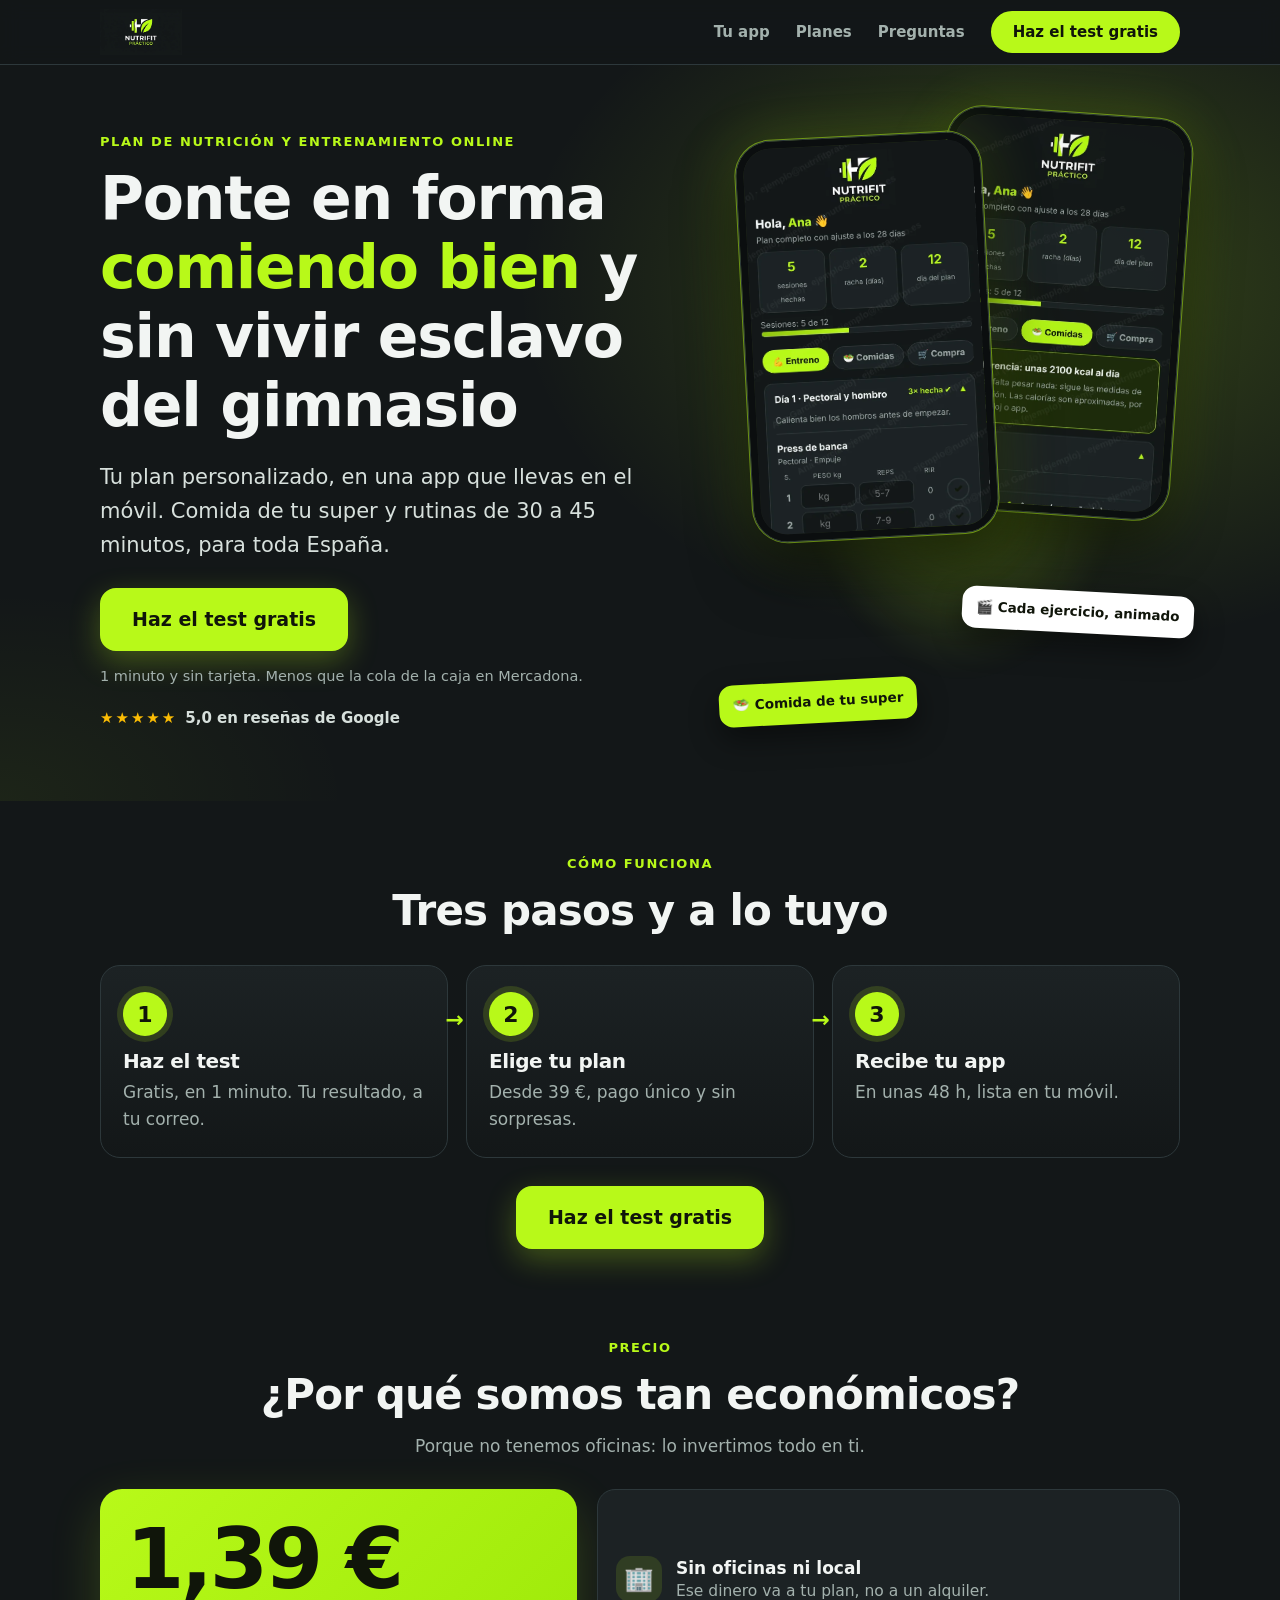
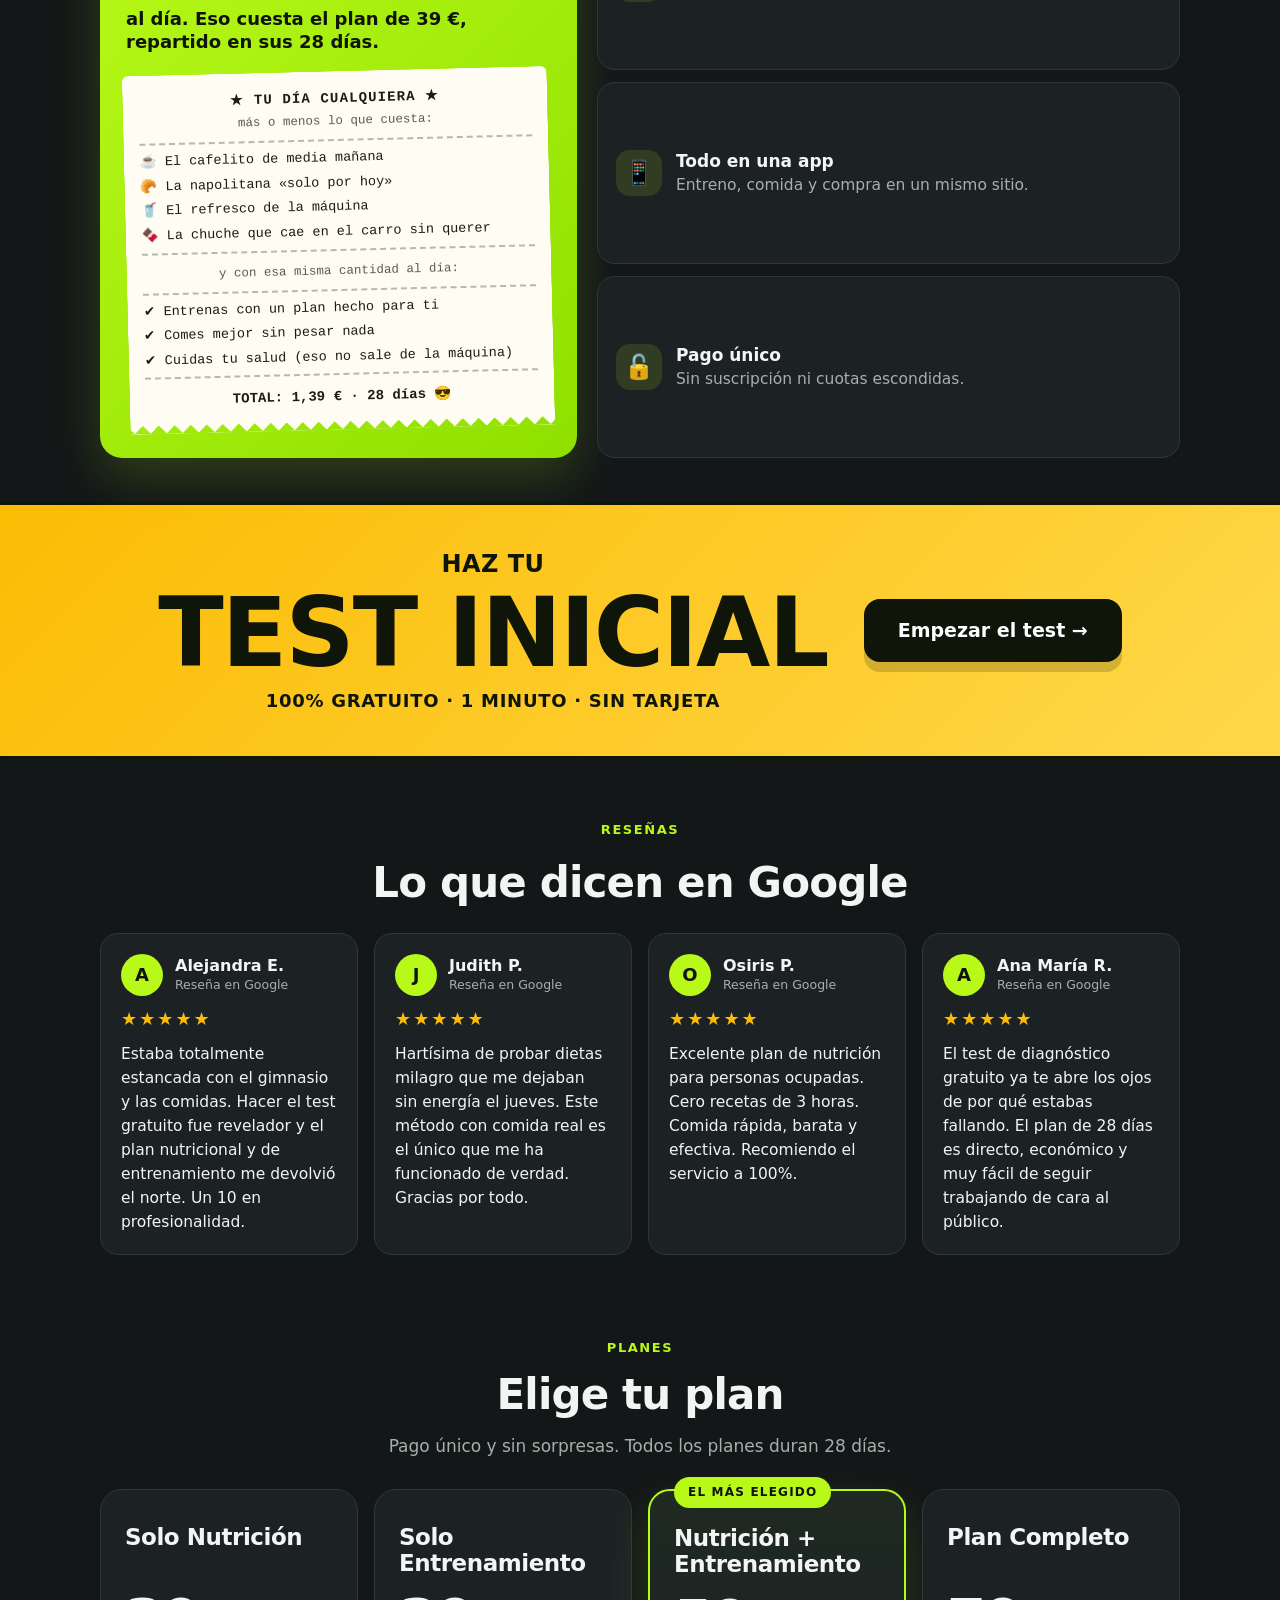
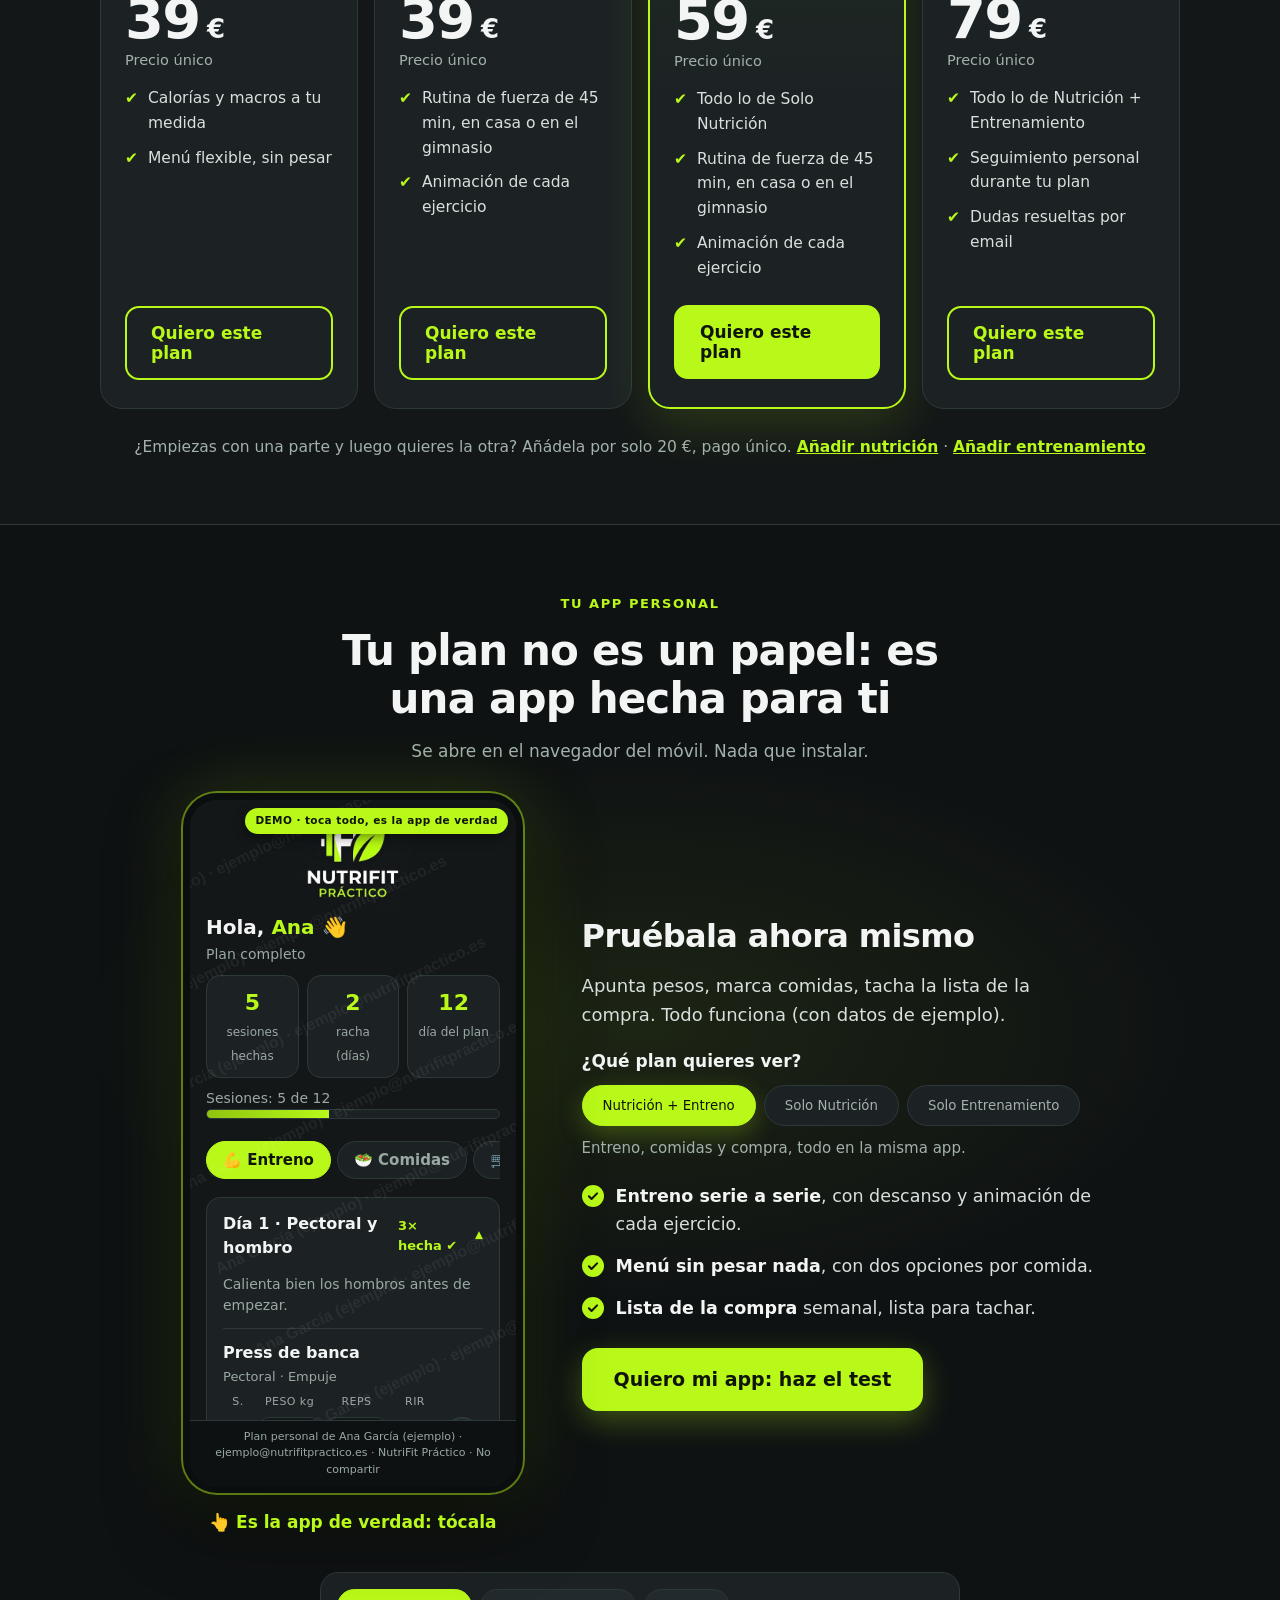
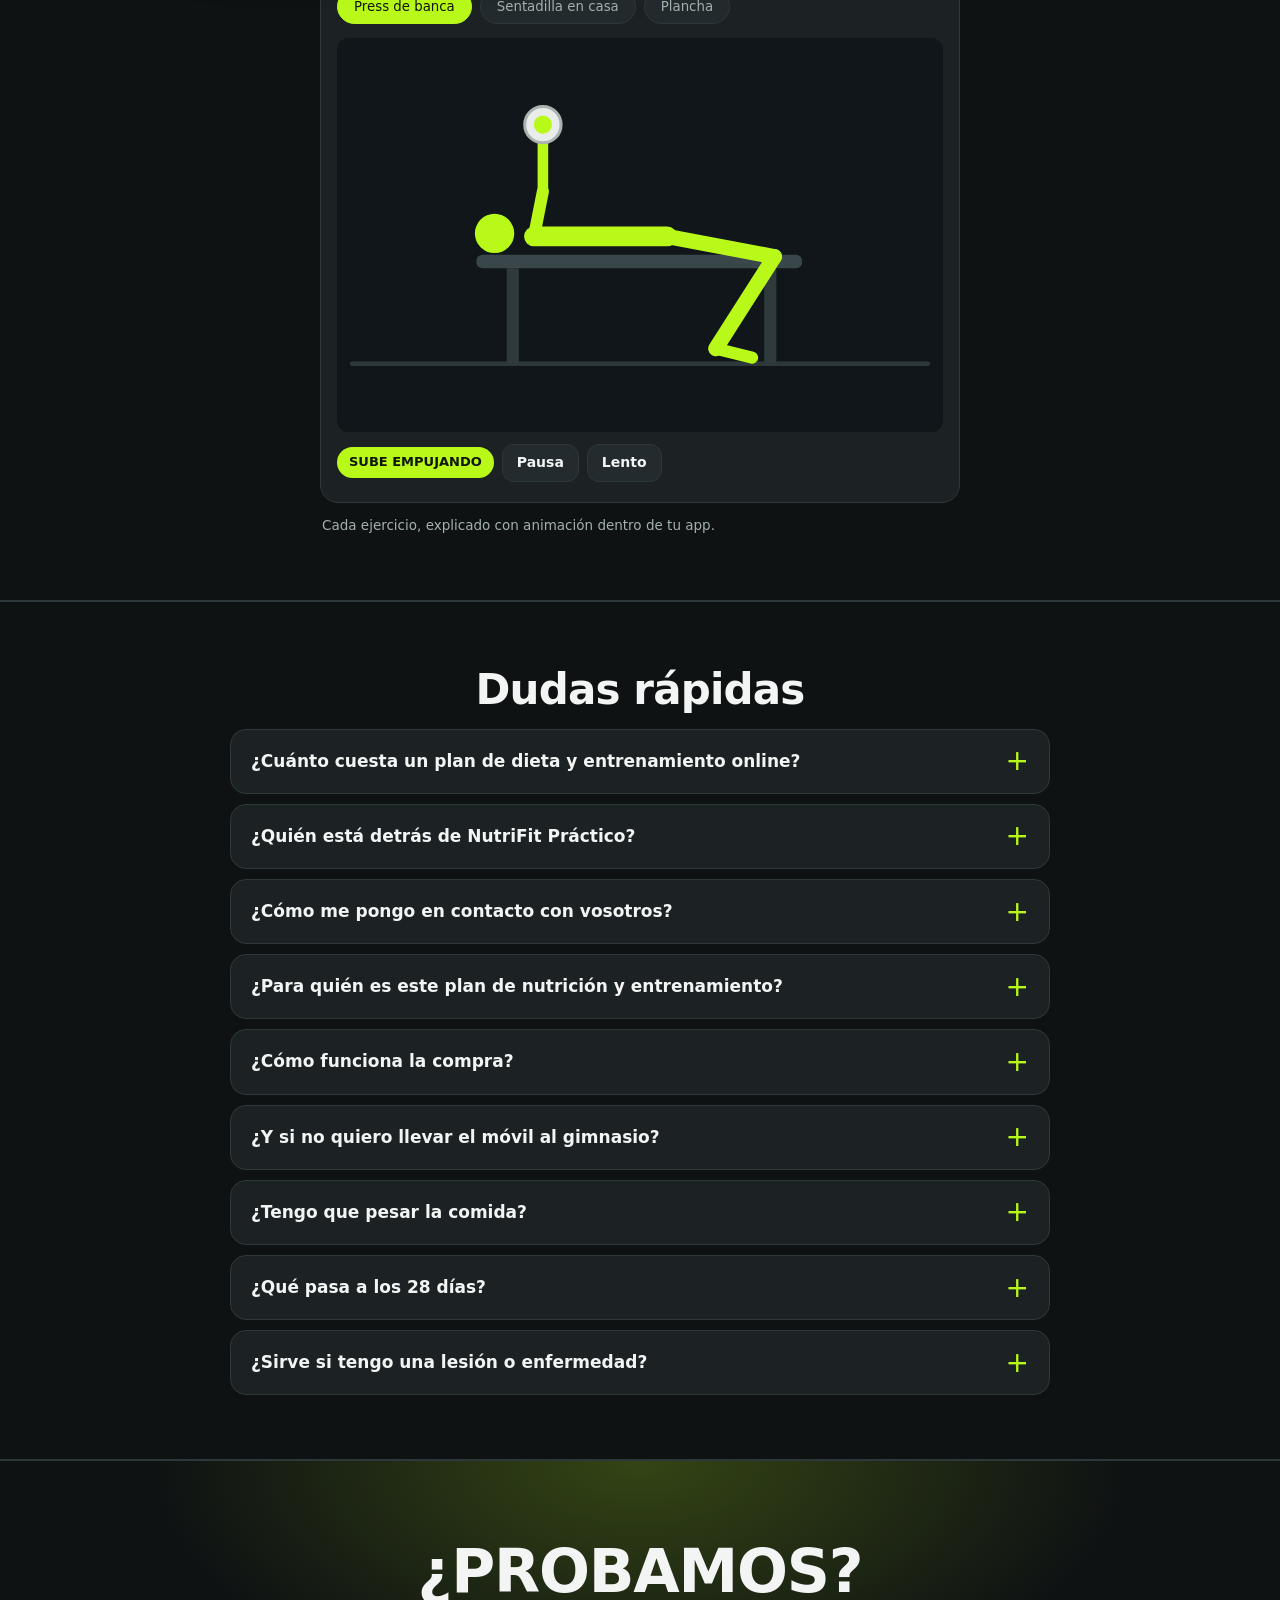
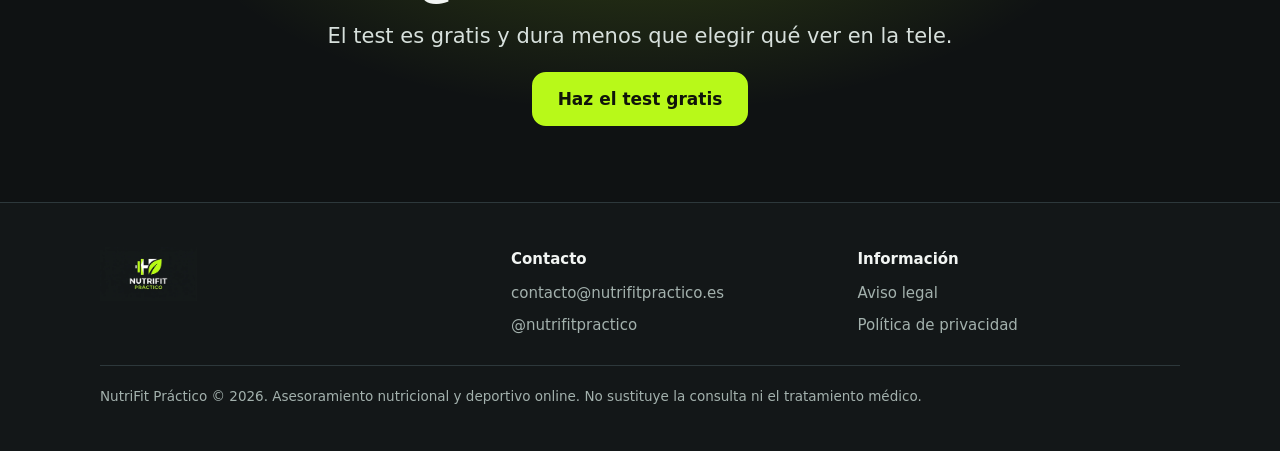
<file: index.html>
<!doctype html>
<html lang="es">
<head>
<meta charset="utf-8">
<meta name="viewport" content="width=device-width,initial-scale=1">
<title>Plan de nutrición y entrenamiento online personalizado | NutriFit Práctico</title>
<meta name="description" content="Dieta personalizada online y rutina de gimnasio o de casa, en una app para tu móvil. Comida del super sin pesar nada, entrenos de 45 min y test gratis. Desde 39 €, pago único.">
<link rel="canonical" href="https://nutrifitpractico.es/">
<meta name="robots" content="index,follow,max-image-preview:large">
<meta name="theme-color" content="#131718">
<link rel="icon" type="image/png" href="/img/favicon.png">
<link rel="apple-touch-icon" href="/img/apple-touch-icon.png">

<meta property="og:type" content="website">
<meta property="og:locale" content="es_ES">
<meta property="og:site_name" content="NutriFit Práctico">
<meta property="og:title" content="Plan de nutrición y entrenamiento online | NutriFit Práctico">
<meta property="og:description" content="Nutrición y entrenamiento a tu medida, en una app personal. Haz el test gratis y descubre por qué tu rutina no te está funcionando.">
<meta property="og:url" content="https://nutrifitpractico.es/">
<meta property="og:image" content="https://nutrifitpractico.es/img/og.png">
<meta property="og:image:width" content="1200">
<meta property="og:image:height" content="630">
<meta property="og:image:alt" content="NutriFit Práctico: plan de nutrición y entrenamiento online">
<meta name="twitter:card" content="summary_large_image">

<link rel="stylesheet" href="/style.css">

<script type="application/ld+json">
{
  "@context":"https://schema.org",
  "@graph":[
    {"@type":"Organization","@id":"https://nutrifitpractico.es/#org","name":"NutriFit Práctico","url":"https://nutrifitpractico.es/","logo":"https://nutrifitpractico.es/img/logo.webp","email":"contacto@nutrifitpractico.es","sameAs":["https://www.instagram.com/nutrifitpractico"],"description":"Servicio online de nutrición y entrenamiento personalizado, con el plan entregado en una app personal."},
    {"@type":"WebSite","@id":"https://nutrifitpractico.es/#web","url":"https://nutrifitpractico.es/","name":"NutriFit Práctico","inLanguage":"es-ES","publisher":{"@id":"https://nutrifitpractico.es/#org"}},
    {"@type":"Service","@id":"https://nutrifitpractico.es/#servicio","name":"Plan de nutrición y entrenamiento online personalizado","serviceType":"Plan de nutrición y entrenamiento online","description":"Dieta personalizada online y rutina de entrenamiento de fuerza en casa o en el gimnasio, entregadas en una app personal.","provider":{"@id":"https://nutrifitpractico.es/#org"},"areaServed":{"@type":"Country","name":"España"},
      "hasOfferCatalog":{"@type":"OfferCatalog","name":"Planes NutriFit Práctico","itemListElement":[
        {"@type":"Offer","name":"Solo Nutrición Práctica","price":"39","priceCurrency":"EUR","url":"https://nutrifitpractico.es/#planes"},
        {"@type":"Offer","name":"Solo Entrenamiento","price":"39","priceCurrency":"EUR","url":"https://nutrifitpractico.es/#planes"},
        {"@type":"Offer","name":"Nutrición + Entrenamiento","price":"59","priceCurrency":"EUR","url":"https://nutrifitpractico.es/#planes"},
        {"@type":"Offer","name":"Plan Completo","price":"79","priceCurrency":"EUR","url":"https://nutrifitpractico.es/#planes"}]}},
    {"@type":"FAQPage","mainEntity":[
      {"@type":"Question","name":"¿Cuánto cuesta un plan de dieta y entrenamiento online?","acceptedAnswer":{"@type":"Answer","text":"Desde 39 € en pago único: 39 € solo nutrición o solo entrenamiento, 59 € nutrición y entrenamiento, y 79 € el plan completo con seguimiento personal. Sin suscripción."}},
      {"@type":"Question","name":"¿Quién está detrás de NutriFit Práctico?","acceptedAnswer":{"@type":"Answer","text":"Somos nutricionistas titulados y entrenadores que revisan cada plan a mano. Todo es online, para toda España, y tu plan llega en una app personal."}},
      {"@type":"Question","name":"¿Cómo me pongo en contacto con vosotros?","acceptedAnswer":{"@type":"Answer","text":"Por Instagram (@nutrifitpractico), haciendo el test gratis en nutrifitpractico.es, que nos llega al momento y te respondemos nosotros, o escribiendo a contacto@nutrifitpractico.es."}},
      {"@type":"Question","name":"¿Para quién es este plan de nutrición y entrenamiento?","acceptedAnswer":{"@type":"Answer","text":"Para quien quiere perder grasa, ganar masa muscular o volver a avanzar tras estancarse, entrenando en casa o en el gimnasio. Dieta personalizada online con comida del super, sin pesar nada, y rutinas de fuerza de unos 45 minutos."}},
      {"@type":"Question","name":"¿Cómo funciona la compra?","acceptedAnswer":{"@type":"Answer","text":"Haces el test gratis, eliges plan y completas la compra en segundos con tarjeta, Apple Pay o Google Pay. Precio único, sin suscripción. En unas 48 horas recibes tu app personal."}},
      {"@type":"Question","name":"¿Y si no quiero llevar el móvil al gimnasio?","acceptedAnswer":{"@type":"Answer","text":"Sin problema: además de tu app, te mandamos tu plan en PDF para que lo imprimas y lo lleves en papel."}},
      {"@type":"Question","name":"¿Tengo que pesar la comida?","acceptedAnswer":{"@type":"Answer","text":"No. Tu cocina no es un laboratorio: cada opción de comida viene con medidas fáciles de seguir. Y si entrenas en casa, tu sofá será testigo."}},
      {"@type":"Question","name":"¿Qué pasa a los 28 días?","acceptedAnswer":{"@type":"Answer","text":"Todos los planes duran 28 días. Después tiene sentido recalibrar tus datos con cómo estás ahora y ajustar calorías y rutina. Es totalmente voluntario, sin compromiso y sin renovaciones automáticas."}},
      {"@type":"Question","name":"¿Sirve si tengo una lesión o enfermedad?","acceptedAnswer":{"@type":"Answer","text":"Consulta antes con tu médico e indícanoslo en el cuestionario: adaptamos los ejercicios con alternativas. NutriFit Práctico no sustituye el diagnóstico ni el tratamiento médico."}}
    ]}
  ]
}
</script>
<!-- Cloudflare Web Analytics --><script defer src='https://static.cloudflareinsights.com/beacon.min.js' data-cf-beacon='{"token": "4af6f812087245f085acbd0e2109bccd"}'></script><!-- End Cloudflare Web Analytics -->
</head>
<body>
<a class="skip" href="#contenido">Saltar al contenido</a>

<header class="hdr">
  <div class="wrap">
    <a class="brand" href="/" aria-label="NutriFit Práctico, inicio"><img src="/img/logo.webp" width="82" height="46" alt="NutriFit Práctico"></a>
    <nav class="nav" aria-label="Principal">
      <a href="#app"><span class="t-m">App</span><span class="t-d">Tu app</span></a>
      <a href="#planes">Planes</a>
      <a href="#faq" aria-label="Preguntas frecuentes"><span class="t-m">FAQ</span><span class="t-d">Preguntas</span></a>
      <a class="btn nav-cta" href="/test?src=web_nav" rel="noopener"><span class="nav-m">Test</span><span class="nav-d">Haz el test</span>&nbsp;gratis</a>
    </nav>
  </div>
</header>

<main id="contenido">

<section class="hero">
  <div class="wrap grid">
    <div>
      <p class="kicker">Plan de nutrición y entrenamiento online</p>
      <h1>Ponte en forma <span class="lime">comiendo bien</span> y sin vivir esclavo del gimnasio</h1>
      <p class="lead">Tu plan personalizado, en una app que llevas en el móvil. Comida de tu super y rutinas de 30 a 45 minutos, para toda España.</p>
      <div class="cta-row">
        <a class="btn big" href="/test?src=web_hero" rel="noopener">Haz el test gratis</a>
      </div>
      <p class="micro">1 minuto y sin tarjeta. Menos que la cola de la caja en Mercadona.</p>
      <p class="rating"><span class="st" aria-hidden="true">★★★★★</span> 5,0 en reseñas de Google</p>
    </div>
    <div class="hero-phones" aria-hidden="false">
      <img class="shot ph-back" src="/img/app-comidas.webp" width="390" height="760" alt="Menú del día con opciones de comida (datos de ejemplo)">
      <img class="shot ph-front" src="/img/app-entreno.webp" width="390" height="760" alt="Tu app de NutriFit Práctico: sesiones, racha y entreno del día (datos de ejemplo)" fetchpriority="high">
      <span class="float f1">🥗 Comida de tu super</span>
      <span class="float f2">🎬 Cada ejercicio, animado</span>
    </div>
  </div>
</section>

<section class="tight como">
  <div class="wrap">
    <div class="center"><p class="kicker">Cómo funciona</p><h2>Tres pasos y a lo tuyo</h2></div>
    <ol class="how">
      <li><span class="n">1</span><h3>Haz el test</h3><p>Gratis, en 1 minuto. Tu resultado, a tu correo.</p></li>
      <li><span class="n">2</span><h3>Elige tu plan</h3><p>Desde 39 €, pago único y sin sorpresas.</p></li>
      <li><span class="n">3</span><h3>Recibe tu app</h3><p>En unas 48 h, lista en tu móvil.</p></li>
    </ol>
    <div class="center" style="margin-top:28px"><a class="btn big" href="/test?src=web_pasos" rel="noopener">Haz el test gratis</a></div>
  </div>
</section>

<section class="tight ahorro" id="ahorro">
  <div class="wrap">
    <div class="center">
      <p class="kicker">Precio</p>
      <h2>¿Por qué somos tan económicos?</h2>
      <p class="sub">Porque no tenemos oficinas: lo invertimos todo en ti.</p>
    </div>

    <div class="why">
      <div class="why-big">
        <span class="why-n">1,39 €</span>
        <span class="why-t">al día. Eso cuesta el plan de 39 €, repartido en sus 28 días.</span>
        <div class="ticket" role="img" aria-label="Ticket de ejemplo: más o menos lo que cuesta cualquiera de estos antojos diarios">
          <p class="tk-h">★ TU DÍA CUALQUIERA ★</p>
          <p class="tk-s">más o menos lo que cuesta:</p>
          <ul>
            <li><span>☕ El cafelito de media mañana</span></li>
            <li><span>🥐 La napolitana «solo por hoy»</span></li>
            <li><span>🥤 El refresco de la máquina</span></li>
            <li><span>🍫 La chuche que cae en el carro sin querer</span></li>
          </ul>
          <p class="tk-s">y con esa misma cantidad al día:</p>
          <ul class="tk-g">
            <li><span>✔ Entrenas con un plan hecho para ti</span></li>
            <li><span>✔ Comes mejor sin pesar nada</span></li>
            <li><span>✔ Cuidas tu salud (eso no sale de la máquina)</span></li>
          </ul>
          <p class="tk-t">TOTAL: 1,39 € · 28 días 😎</p>
        </div>
      </div>
      <ul class="why-list">
        <li><span class="wi">🏢</span><span><b>Sin oficinas ni local</b>Ese dinero va a tu plan, no a un alquiler.</span></li>
        <li><span class="wi">📱</span><span><b>Todo en una app</b>Entreno, comida y compra en un mismo sitio.</span></li>
        <li><span class="wi">🔓</span><span><b>Pago único</b>Sin suscripción ni cuotas escondidas.</span></li>
      </ul>
    </div>

  </div>
</section>

<div class="band">
  <div class="wrap">
    <div><span class="band-s">Haz tu</span><strong class="band-b">Test inicial</strong><span class="band-s band-u">100% gratuito · 1 minuto · sin tarjeta</span></div>
    <a class="btn dark big" href="/test?src=web_banda" rel="noopener">Empezar el test →</a>
  </div>
</div>

<section class="rev" aria-label="Reseñas de clientes en Google">
  <div class="wrap"><div class="center rev-h"><p class="kicker">Reseñas</p><h2>Lo que dicen en Google</h2></div></div>
  <div class="wrap" style="padding:0"><div class="track" id="reviews"></div></div>
</section>

<section id="planes">
  <div class="wrap">
    <div class="center">
      <p class="kicker">Planes</p>
      <h2>Elige tu plan</h2>
      <p class="sub">Pago único y sin sorpresas. Todos los planes duran 28 días.</p>
    </div>

    <div class="plans">
      <article class="plan">
        <h3>Solo Nutrición</h3>
        <div class="price">39<small> €</small></div>
        <p class="once">Precio único</p>
        <ul>
          <li>Calorías y macros a tu medida</li>
          <li>Menú flexible, sin pesar</li>
        </ul>
        <a class="btn ghost full" href="https://buy.stripe.com/28E28sccx0dDe1O6I3dAk0N" rel="noopener">Quiero este plan</a>
      </article>

      <article class="plan" data-k="entreno">
        <h3>Solo Entrenamiento</h3>
        <div class="price">39<small> €</small></div>
        <p class="once">Precio único</p>
        <ul>
          <li>Rutina de fuerza de 45 min, en casa o en el gimnasio</li>
          <li>Animación de cada ejercicio</li>
        </ul>
        <a class="btn ghost full" href="https://buy.stripe.com/00w14oekFd0p6zm8QbdAk0R" rel="noopener">Quiero este plan</a>
      </article>

      <article class="plan pop">
        <span class="badge">El más elegido</span>
        <h3>Nutrición + Entrenamiento</h3>
        <div class="price">59<small> €</small></div>
        <p class="once">Precio único</p>
        <ul>
          <li>Todo lo de Solo Nutrición</li>
          <li>Rutina de fuerza de 45 min, en casa o en el gimnasio</li>
          <li>Animación de cada ejercicio</li>
        </ul>
        <a class="btn full" href="https://buy.stripe.com/3cIdRaa4pgcB4refezdAk0O" rel="noopener">Quiero este plan</a>
      </article>

      <article class="plan">
        <h3>Plan Completo</h3>
        <div class="price">79<small> €</small></div>
        <p class="once">Precio único</p>
        <ul>
          <li>Todo lo de Nutrición + Entrenamiento</li>
          <li>Seguimiento personal durante tu plan</li>
          <li>Dudas resueltas por email</li>
        </ul>
        <a class="btn ghost full" href="https://buy.stripe.com/28E4gA3G16C1cXK7M7dAk0P" rel="noopener">Quiero este plan</a>
      </article>
    </div>

    <p class="plans-note" id="ampliar">¿Empiezas con una parte y luego quieres la otra? Añádela por solo 20 €, pago único. <a href="https://buy.stripe.com/fZu6oI6Sd1hH0aY5DZdAk0T" rel="noopener">Añadir nutrición</a> · <a href="https://buy.stripe.com/eVqaEY6SdbWl6zmgiDdAk0S" rel="noopener">Añadir entrenamiento</a></p>
  </div>
</section>

<section id="app" class="tint">
  <div class="wrap">
    <div class="app-head">
      <p class="kicker">Tu app personal</p>
      <h2>Tu plan no es un papel: es una app hecha para ti</h2>
      <p class="sub" style="margin:0 auto">Se abre en el navegador del móvil. Nada que instalar.</p>
    </div>
    <div class="appshow" id="appshow">
      <div class="as-grid">
        <div class="as-phone">
          <iframe class="as-frame" id="demoFrame" src="/demo-app.html?plan=completo" title="Demo interactiva de la app NutriFit Práctico, con datos de ejemplo" loading="lazy"></iframe>
          <p class="as-hint">👆 Es la app de verdad: tócala</p>
        </div>
        <div class="as-info">
          <h3>Pruébala ahora mismo</h3>
          <p class="as-lead">Apunta pesos, marca comidas, tacha la lista de la compra. Todo funciona (con datos de ejemplo).</p>
          <p class="as-q">¿Qué plan quieres ver?</p>
          <div class="as-tabs" role="tablist" aria-label="Plan que quieres ver en la demo">
            <button class="as-tab" role="tab" aria-selected="true" data-plan="completo">Nutrición + Entreno</button>
            <button class="as-tab" role="tab" aria-selected="false" data-plan="nutricion">Solo Nutrición</button>
            <button class="as-tab" role="tab" aria-selected="false" data-plan="entreno">Solo Entrenamiento</button>
          </div>
          <p class="as-note" id="demoNote">Entreno, comidas y compra, todo en la misma app.</p>
          <ul class="feat">
            <li><span><b>Entreno serie a serie</b>, con descanso y animación de cada ejercicio.</span></li>
            <li><span><b>Menú sin pesar nada</b>, con dos opciones por comida.</span></li>
            <li><span><b>Lista de la compra</b> semanal, lista para tachar.</span></li>
          </ul>
          <a class="btn big" href="/test?src=web_app" rel="noopener">Quiero mi app: haz el test</a>
        </div>
      </div>
    </div>
    <div class="demo-wrap">
      <div class="demo" id="demo">
        <div class="tabs" role="tablist" aria-label="Ejemplos de ejercicios">
          <button class="tab" role="tab" aria-selected="true" data-k="press_banca_mancuernas" id="t1" aria-controls="p1">Press de banca</button>
          <button class="tab" role="tab" aria-selected="false" data-k="sentadilla_aire" id="t2" aria-controls="p2">Sentadilla en casa</button>
          <button class="tab" role="tab" aria-selected="false" data-k="plancha" id="t3" aria-controls="p3">Plancha</button>
        </div>
        <div class="panel" role="tabpanel" id="p1" aria-labelledby="t1"><div data-anim="press_banca_mancuernas"></div></div>
        <div class="panel" role="tabpanel" id="p2" aria-labelledby="t2" hidden><div data-anim="sentadilla_aire"></div></div>
        <div class="panel" role="tabpanel" id="p3" aria-labelledby="t3" hidden><div data-anim="plancha"></div></div>
      </div>
      <p class="demo-note">Cada ejercicio, explicado con animación dentro de tu app.</p>
    </div>
  </div>
</section>

<section id="faq" class="tint">
  <div class="wrap">
    <div class="center"><h2>Dudas rápidas</h2></div>
    <div class="faq">
      <details><summary>¿Cuánto cuesta un plan de dieta y entrenamiento online?</summary><div class="ans"><p>Desde 39 € en pago único: 39 € solo nutrición o solo entrenamiento, 59 € nutrición y entrenamiento, y 79 € el plan completo con seguimiento personal. Sin suscripción.</p></div></details>
      <details><summary>¿Quién está detrás de NutriFit Práctico?</summary><div class="ans"><p>Somos nutricionistas titulados y entrenadores que revisan cada plan a mano. Todo es online, para toda España, y tu plan llega en una app personal.</p></div></details>
      <details><summary>¿Cómo me pongo en contacto con vosotros?</summary><div class="ans"><p>Por Instagram, <a href="https://www.instagram.com/nutrifitpractico" rel="noopener">@nutrifitpractico</a>, o haciendo el <a href="/test?src=web_faq" rel="noopener">test gratis</a>, que nos llega al momento y te respondemos nosotros. También puedes escribirnos a <a href="mailto:contacto@nutrifitpractico.es">contacto@nutrifitpractico.es</a>.</p></div></details>
      <details><summary>¿Para quién es este plan de nutrición y entrenamiento?</summary><div class="ans"><p>Para quien quiere perder grasa, ganar masa muscular o volver a avanzar tras estancarse, entrenando en casa o en el gimnasio. Dieta personalizada online con comida del super, sin pesar nada, y rutinas de fuerza de unos 45 minutos.</p></div></details>
      <details><summary>¿Cómo funciona la compra?</summary><div class="ans"><p>Haces el test gratis, eliges plan y completas la compra en segundos con tarjeta, Apple Pay o Google Pay. Precio único, sin suscripción. En unas 48 horas recibes tu app personal.</p></div></details>
      <details><summary>¿Y si no quiero llevar el móvil al gimnasio?</summary><div class="ans"><p>Sin problema: además de tu app, te mandamos tu plan en PDF para que lo imprimas y lo lleves en papel.</p></div></details>
      <details><summary>¿Tengo que pesar la comida?</summary><div class="ans"><p>No. Tu cocina no es un laboratorio: cada opción de comida viene con medidas fáciles de seguir. Y si entrenas en casa, tu sofá será testigo.</p></div></details>
      <details><summary>¿Qué pasa a los 28 días?</summary><div class="ans"><p>Todos los planes duran 28 días. Después tiene sentido recalibrar tus datos con cómo estás ahora y ajustar calorías y rutina. Es totalmente voluntario, sin compromiso y sin renovaciones automáticas.</p></div></details>
      <details><summary>¿Sirve si tengo una lesión o enfermedad?</summary><div class="ans"><p>Consulta antes con tu médico e indícanoslo en el cuestionario: adaptamos los ejercicios con alternativas. NutriFit Práctico no sustituye el diagnóstico ni el tratamiento médico.</p></div></details>
    </div>
  </div>
</section>

<section class="final">
  <div class="wrap">
    <h2>¿Probamos?</h2>
    <p class="lead" style="margin:0 auto">El test es gratis y dura menos que elegir qué ver en la tele.</p>
    <a class="btn" href="/test?src=web_final" rel="noopener">Haz el test gratis</a>
  </div>
</section>

</main>

<footer>
  <div class="wrap">
    <div class="fgrid">
      <div><img src="/img/logo.webp" width="96" height="54" alt="NutriFit Práctico" loading="lazy"></div>
      <div>
        <h4>Contacto</h4>
        <ul>
          <li><a href="mailto:contacto@nutrifitpractico.es">contacto@nutrifitpractico.es</a></li>
          <li><a href="https://www.instagram.com/nutrifitpractico" rel="noopener">@nutrifitpractico</a></li>
        </ul>
      </div>
      <div>
        <h4>Información</h4>
        <ul>
          <li><a href="/aviso-legal.html">Aviso legal</a></li>
          <li><a href="/privacidad.html">Política de privacidad</a></li>
        </ul>
      </div>
    </div>
    <p class="legal">NutriFit Práctico © 2026. Asesoramiento nutricional y deportivo online. No sustituye la consulta ni el tratamiento médico.</p>
  </div>
</footer>

<a class="fab" id="fab" href="/test?src=web_fab_1" rel="noopener" aria-label="Haz el test gratis"><span class="fab-ico" aria-hidden="true">🏋️</span><span class="fab-txt" id="fabTxt">Haz el test gratis</span></a>

<script src="/js/anim-engine.js" defer></script>
<script src="/js/main.js" defer></script>
</body>
</html>
</file>
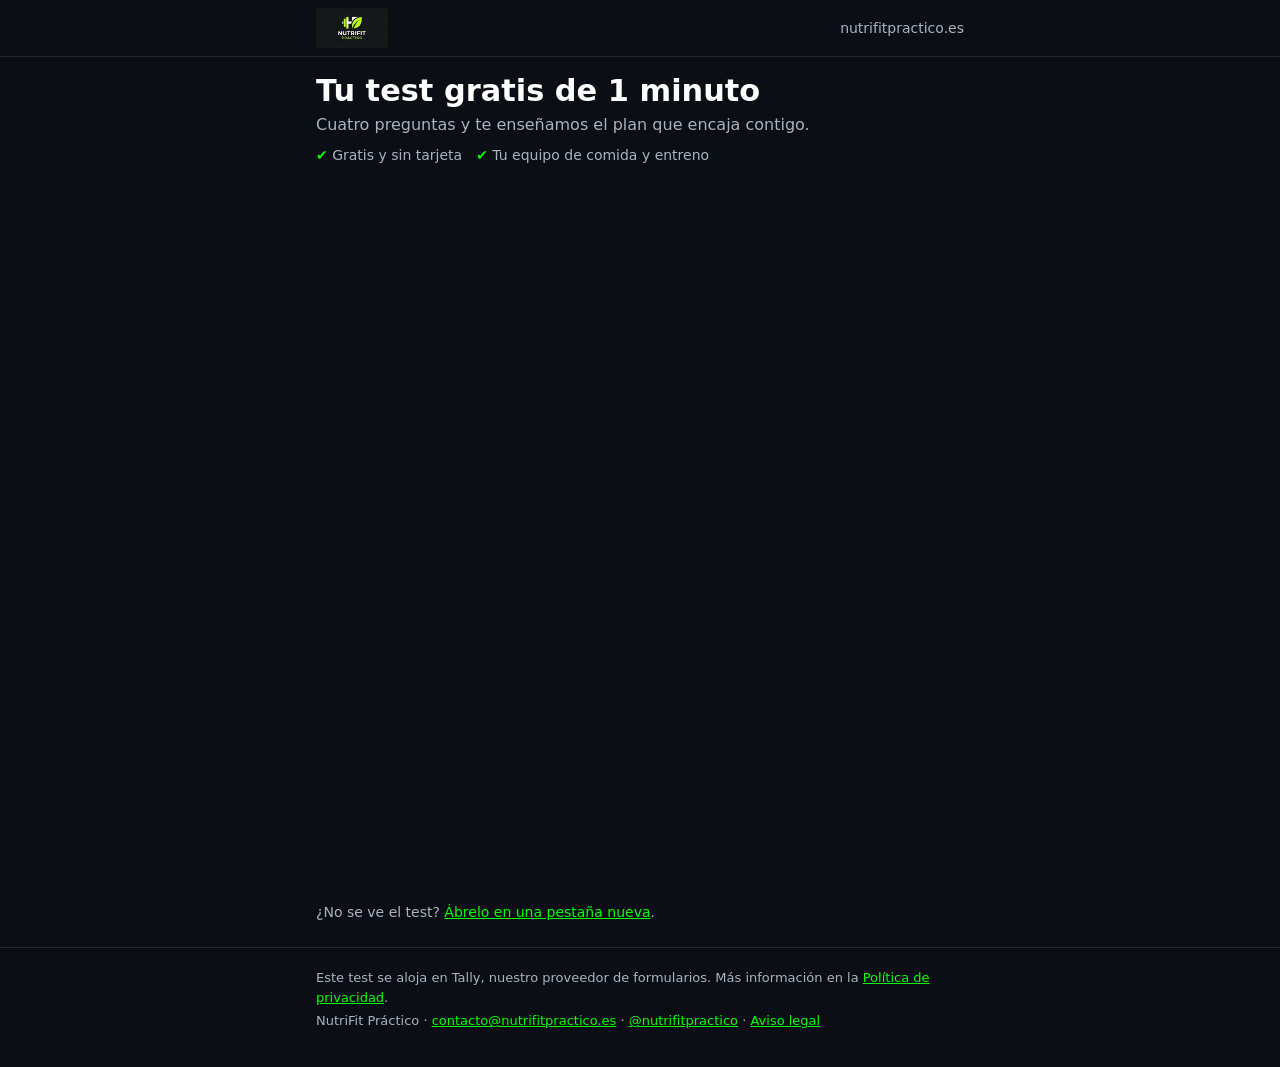
<file: test/index.html>
<!doctype html>
<html lang="es">
<head>
<meta charset="utf-8">
<meta name="viewport" content="width=device-width,initial-scale=1">
<title>Test gratis de 1 minuto | NutriFit Práctico</title>
<meta name="description" content="Test gratis de 1 minuto de NutriFit Práctico: cuatro preguntas y te enseñamos el plan que encaja contigo.">
<meta name="robots" content="noindex,follow">
<meta name="referrer" content="strict-origin-when-cross-origin">
<meta name="theme-color" content="#0b0f15">
<meta property="og:type" content="website">
<meta property="og:site_name" content="NutriFit Práctico">
<meta property="og:title" content="Test gratis de 1 minuto | NutriFit Práctico">
<meta property="og:description" content="Cuatro preguntas y te enseñamos el plan que encaja contigo. Gratis y sin tarjeta.">
<meta property="og:image" content="https://nutrifitpractico.es/img/og.png">
<link rel="icon" type="image/png" href="/img/favicon.png">
<link rel="apple-touch-icon" href="/img/apple-touch-icon.png">
<link rel="preconnect" href="https://tally.so" crossorigin>
<style>
:root{--bg:#0b0f15;--fg:#fff;--mute:#aab3bd;--acc:#00ff00;--line:#1f2630}
*{box-sizing:border-box}
html,body{margin:0}
body{background:var(--bg);color:var(--fg);font:16px/1.5 system-ui,-apple-system,"Segoe UI",Roboto,Arial,sans-serif}
.wrap{max-width:680px;margin:0 auto;padding:0 16px}
header{border-bottom:1px solid var(--line)}
header .wrap{display:flex;align-items:center;justify-content:space-between;padding-top:8px;padding-bottom:8px}
header img{display:block;height:40px;width:auto}
header .brand{font-weight:700}
header .dom{color:var(--mute);font-size:14px}
h1{font-size:clamp(1.35rem,5.5vw,1.9rem);line-height:1.2;margin:16px 0 4px}
.lead{color:var(--mute);margin:0 0 8px}
.trust{list-style:none;padding:0;margin:0 0 8px;display:flex;flex-wrap:wrap;gap:2px 14px;font-size:14px;color:var(--mute)}
.trust li::before{content:"✔ ";color:var(--acc)}
.form{position:relative;min-height:460px}
.loading{position:absolute;inset:0;display:flex;align-items:flex-start;justify-content:center;padding-top:48px;color:var(--mute);pointer-events:none}
.loaded .loading{display:none}
iframe{display:block;width:100%;border:0;position:relative}
.alt{display:none;font-size:14px;color:var(--mute);margin:8px 0 0}
.alt.show{display:block}
a{color:var(--acc)}
.legal{border-top:1px solid var(--line);margin-top:24px;padding:16px 0 32px;font-size:13px;color:var(--mute)}
.legal p{margin:4px 0}
noscript p{padding:16px;border:1px solid var(--line);border-radius:8px}
.skip{position:absolute;left:-999px}
.skip:focus{left:8px;top:8px;background:#fff;color:#000;padding:6px}
</style>
<!-- Cloudflare Web Analytics --><script defer src='https://static.cloudflareinsights.com/beacon.min.js' data-cf-beacon='{"token": "4af6f812087245f085acbd0e2109bccd"}'></script><!-- End Cloudflare Web Analytics -->
</head>
<body>
<a class="skip" href="#test">Saltar al test</a>
<header>
  <div class="wrap">
    <img src="/img/logo.webp" width="72" height="40" alt="NutriFit Práctico">
    <span class="dom">nutrifitpractico.es</span>
  </div>
</header>

<main class="wrap" id="test">
  <h1>Tu test gratis de 1 minuto</h1>
  <p class="lead">Cuatro preguntas y te enseñamos el plan que encaja contigo.</p>
  <ul class="trust">
    <li>Gratis y sin tarjeta</li>
    <li>Tu equipo de comida y entreno</li>
  </ul>

  <div class="form" id="formBox">
    <div class="loading" aria-hidden="true">Cargando tu test…</div>
    <iframe id="tallyFrame"
      data-tally-src="https://tally.so/embed/81vRBx?hideTitle=1&transparentBackground=1&dynamicHeight=1"
      width="100%" height="460" title="Test gratis de NutriFit Práctico"
      referrerpolicy="strict-origin-when-cross-origin"></iframe>
    <noscript><p>Para hacer el test aquí necesitas activar JavaScript. También puedes <a href="https://tally.so/r/81vRBx?src=web_test_nojs" rel="noopener">abrirlo en una pestaña nueva</a>.</p></noscript>
  </div>
  <p class="alt" id="alt">¿No se ve el test? <a id="altLink" href="https://tally.so/r/81vRBx?src=web_test_alt" rel="noopener">Ábrelo en una pestaña nueva</a>.</p>
</main>

<footer class="legal">
  <div class="wrap">
    <p>Este test se aloja en Tally, nuestro proveedor de formularios. Más información en la <a href="/privacidad.html">Política de privacidad</a>.</p>
    <p>NutriFit Práctico · <a href="mailto:contacto@nutrifitpractico.es">contacto@nutrifitpractico.es</a> · <a href="https://www.instagram.com/nutrifitpractico" rel="noopener">@nutrifitpractico</a> · <a href="/aviso-legal.html">Aviso legal</a></p>
  </div>
</footer>

<script>
(function () {
  // 1) Leer ?src= (cartel_picassent, web_hero, ...). Saneado: minúsculas, solo a-z 0-9 _ - (máx. 40). Sin src -> web_test.
  var src = "";
  try {
    src = (new URLSearchParams(location.search).get("src") || "").toLowerCase().replace(/[^a-z0-9_-]/g, "").slice(0, 40);
  } catch (e) {}
  if (!src) src = "web_test";
  // 2) Dejar en la barra SOLO el src saneado: el widget de Tally reenvía los parámetros de la página,
  //    así nunca le llega el valor sin sanear.
  try {
    var u = new URL(location.href);
    u.searchParams.set("src", src);
    history.replaceState(null, "", u.pathname + u.search + u.hash);
  } catch (e) {}

  var box = document.getElementById("formBox");
  var f = document.getElementById("tallyFrame");
  var alt = document.getElementById("alt");
  var enc = encodeURIComponent(src);
  document.getElementById("altLink").href = "https://tally.so/r/81vRBx?src=" + enc;

  // 3) src explícito al iframe (mismo valor que reenvía el widget).
  var tallyUrl = f.getAttribute("data-tally-src") + "&src=" + enc;
  f.setAttribute("data-tally-src", tallyUrl);

  // 4) Señales de carga y plan de emergencia.
  f.addEventListener("load", function () { if (f.getAttribute("src")) box.classList.add("loaded"); });
  setTimeout(function () { if (!box.classList.contains("loaded")) alt.classList.add("show"); }, 8000);

  // 5) Widget oficial de Tally (carga el iframe y ajusta la altura). Si falla/bloqueado: iframe directo con altura fija.
  var s = document.createElement("script");
  s.src = "https://tally.so/widgets/embed.js";
  s.async = true;
  s.onload = function () { if (window.Tally) { Tally.loadEmbeds(); } else { direct(); } };
  s.onerror = direct;
  document.body.appendChild(s);
  function direct() {
    f.height = 720;
    f.src = tallyUrl;
    alt.classList.add("show");
  }
})();
</script>
</body>
</html>
</file>
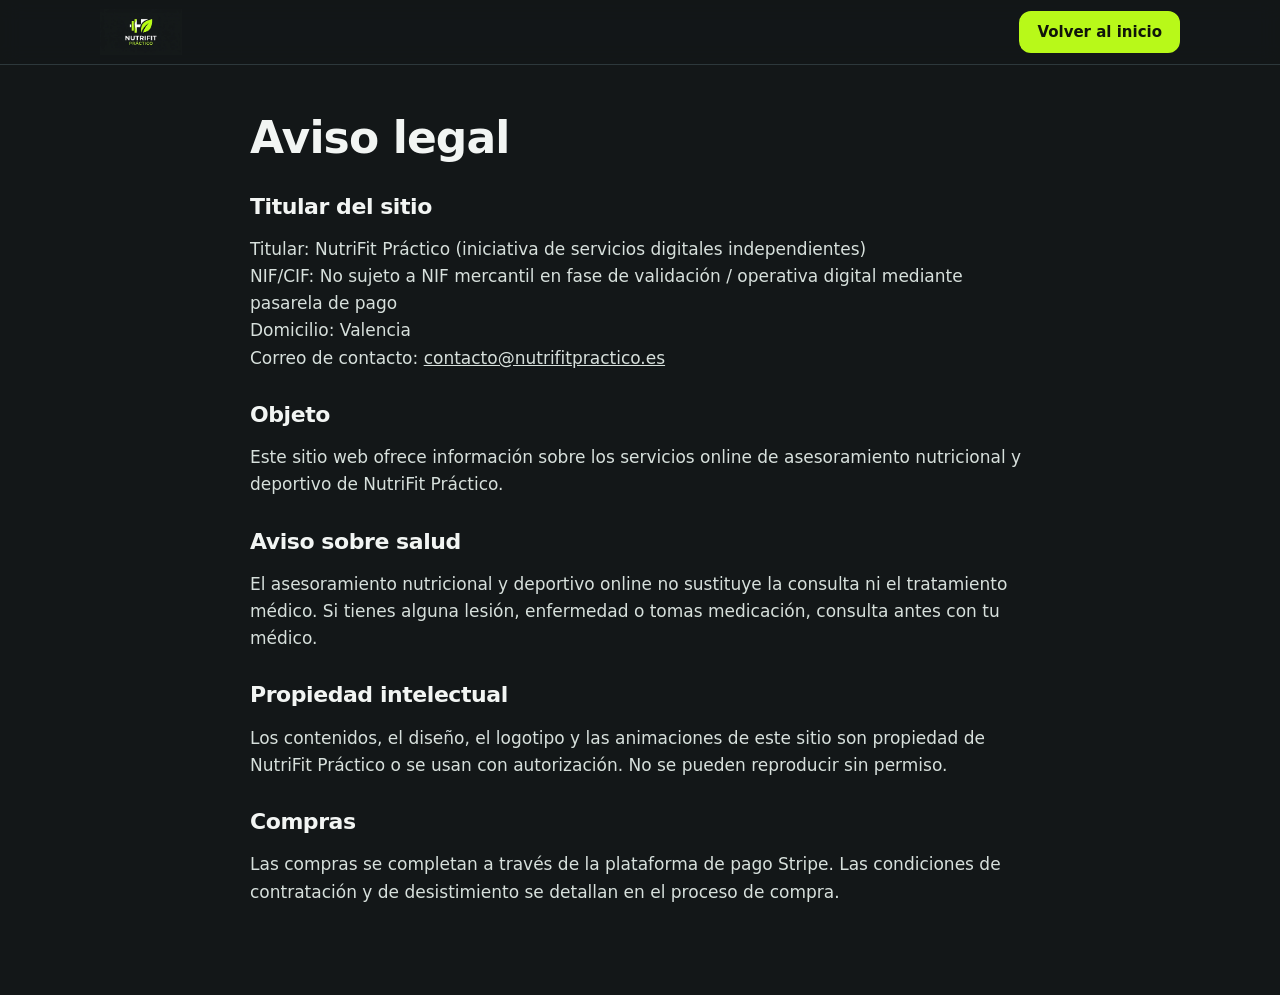
<file: aviso-legal.html>
<!doctype html>
<html lang="es">
<head>
<meta charset="utf-8">
<meta name="viewport" content="width=device-width,initial-scale=1">
<title>Aviso legal | NutriFit Práctico</title>
<meta name="robots" content="noindex,follow">
<link rel="canonical" href="https://nutrifitpractico.es/aviso-legal.html">
<link rel="icon" type="image/png" href="/img/favicon.png">
<link rel="stylesheet" href="/style.css">
<!-- Cloudflare Web Analytics --><script defer src='https://static.cloudflareinsights.com/beacon.min.js' data-cf-beacon='{"token": "4af6f812087245f085acbd0e2109bccd"}'></script><!-- End Cloudflare Web Analytics -->
</head>
<body>
<header class="hdr"><div class="wrap">
  <a class="brand" href="/" aria-label="NutriFit Práctico, inicio"><img src="/img/logo.webp" width="82" height="46" alt="NutriFit Práctico"></a>
  <a class="btn sm" href="/">Volver al inicio</a>
</div></header>
<main class="wrap page">
  <h1>Aviso legal</h1>
  <h2>Titular del sitio</h2>
  <p>Titular: NutriFit Práctico (iniciativa de servicios digitales independientes)<br>NIF/CIF: No sujeto a NIF mercantil en fase de validación / operativa digital mediante pasarela de pago<br>Domicilio: Valencia<br>Correo de contacto: <a href="mailto:contacto@nutrifitpractico.es">contacto@nutrifitpractico.es</a></p>
  <h2>Objeto</h2>
  <p>Este sitio web ofrece información sobre los servicios online de asesoramiento nutricional y deportivo de NutriFit Práctico.</p>
  <h2>Aviso sobre salud</h2>
  <p>El asesoramiento nutricional y deportivo online no sustituye la consulta ni el tratamiento médico. Si tienes alguna lesión, enfermedad o tomas medicación, consulta antes con tu médico.</p>
  <h2>Propiedad intelectual</h2>
  <p>Los contenidos, el diseño, el logotipo y las animaciones de este sitio son propiedad de NutriFit Práctico o se usan con autorización. No se pueden reproducir sin permiso.</p>
  <h2>Compras</h2>
  <p>Las compras se completan a través de la plataforma de pago Stripe. Las condiciones de contratación y de desistimiento se detallan en el proceso de compra.</p>
</main>
</body>
</html>
</file>
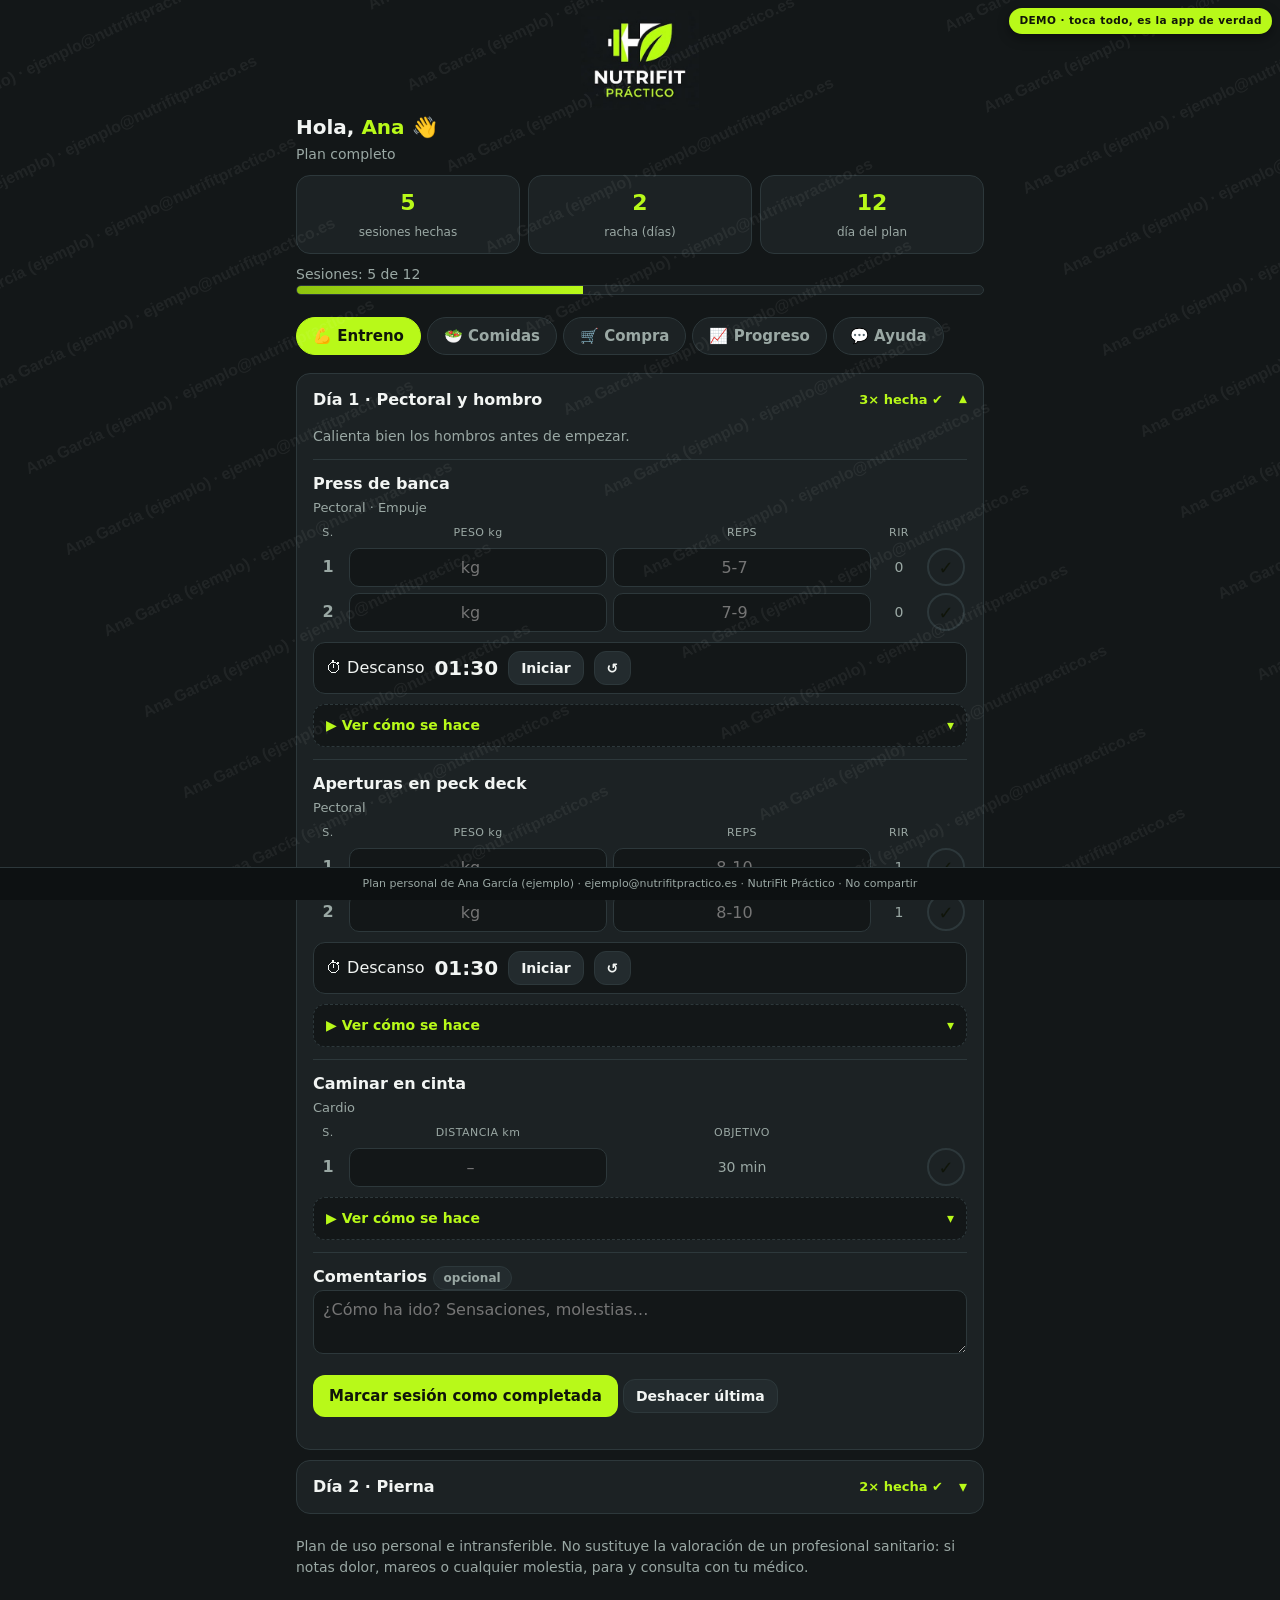
<file: demo-app.html>
<!doctype html>
<html lang="es">
<head>
<meta charset="utf-8">
<meta name="viewport" content="width=device-width,initial-scale=1">
<meta name="robots" content="noindex">
<title>Demo de la app · NutriFit Práctico</title>
<style>
:root{--bg:#131718;--card:#1c2224;--card2:#232b2e;--line:#2d383b;--tx:#f2f5f3;--mut:#9aa8a4;--lime:#b8f919;--lime-d:#8fc40f;--ink:#10150a;--warn:#ffb020}
*{box-sizing:border-box;-webkit-tap-highlight-color:transparent}
html{scroll-behavior:smooth}
body{margin:0;background:var(--bg);color:var(--tx);font:16px/1.5 system-ui,-apple-system,"Segoe UI",Roboto,sans-serif;padding-bottom:70px}
#wm{position:fixed;inset:0;pointer-events:none;z-index:50;opacity:.06}
.wrap{max-width:720px;margin:auto;padding:0 16px}
.top{text-align:center;padding:14px 16px 6px}
.top img{width:170px;height:auto;display:block;margin:auto}
.hola{margin:6px 0 2px;font-size:22px;font-weight:800}
.hola em{color:var(--lime);font-style:normal}
.sub{color:var(--mut);font-size:14px}
.kpis{display:grid;grid-template-columns:repeat(3,1fr);gap:8px;margin:14px 0}
.kpi{background:var(--card);border:1px solid var(--line);border-radius:14px;padding:10px;text-align:center}
.kpi b{display:block;font-size:22px;color:var(--lime)}
.kpi span{font-size:12px;color:var(--mut)}
.bar{height:10px;background:var(--card);border:1px solid var(--line);border-radius:99px;overflow:hidden}
.bar i{display:block;height:100%;background:linear-gradient(90deg,var(--lime-d),var(--lime));width:0;transition:width .4s}
nav{display:flex;gap:6px;overflow-x:auto;margin:14px 0 6px;position:sticky;top:0;background:var(--bg);padding:8px 0;z-index:5;scrollbar-width:none}
nav::-webkit-scrollbar{display:none}
nav button{flex:0 0 auto;background:var(--card);color:var(--mut);border:1px solid var(--line);border-radius:999px;padding:9px 16px;font-weight:700;font-size:15px;font-family:inherit}
nav button.on{background:var(--lime);color:var(--ink);border-color:var(--lime)}
nav button.lk{opacity:.6;filter:grayscale(1)}
nav button.lk.on{background:#3a4145;color:#cfd6d2;border-color:#3a4145;opacity:1}
.lockbanner{background:#23282b;border:1px solid #3a4145;border-radius:14px;padding:14px;margin:10px 0 14px;text-align:center}
.lockbanner b{font-size:17px}.lockbanner p{color:var(--mut);margin:6px 0 12px;font-size:14px}
.ghost{filter:grayscale(1);opacity:.4;pointer-events:none;user-select:none}
.ghost .ejemplo{text-align:center;letter-spacing:4px;font-size:12px;margin:8px 0;color:var(--mut)}
.ghost .gcard{background:var(--card);border:1px solid var(--line);border-radius:16px;padding:14px;margin-bottom:12px}
h2{font-size:18px;margin:18px 0 6px}
details{background:var(--card);border:1px solid var(--line);border-radius:14px;margin:10px 0;overflow:hidden}
summary{padding:14px 16px;font-weight:700;cursor:pointer;display:flex;justify-content:space-between;gap:8px;list-style:none;align-items:center}
summary::-webkit-details-marker{display:none}
summary::after{content:"▾";color:var(--lime);transition:transform .2s}
details[open]>summary::after{transform:rotate(180deg)}
summary .tag{font-weight:600;font-size:13px;color:var(--lime);margin-left:auto;margin-right:8px}
.body{padding:0 16px 16px}
.note{color:var(--mut);font-size:14px;margin:0 0 6px}
.ex{border-top:1px solid var(--line);padding-top:12px;margin-top:12px}
.ex h3{margin:0;font-size:16px}
.meta{color:var(--mut);font-size:13px;margin:2px 0 8px}
.row{display:grid;grid-template-columns:30px 1fr 1fr 44px 40px;gap:6px;align-items:center;margin:6px 0}
.row.head{color:var(--mut);font-size:11px;text-align:center;letter-spacing:.04em}
.row .n{font-weight:800;text-align:center;color:var(--mut)}
.row .c{text-align:center;color:var(--mut);font-size:14px}
input[type=number],input[type=text],textarea{width:100%;background:var(--bg);color:var(--tx);border:1px solid var(--line);border-radius:10px;padding:9px;font-size:16px;text-align:center;font-family:inherit}
input:focus,textarea:focus{outline:2px solid var(--lime);outline-offset:1px}
textarea{text-align:left;min-height:64px}
.chk{width:38px;height:38px;border-radius:50%;border:2px solid var(--line);background:none;color:var(--ink);font-size:18px;font-weight:900;font-family:inherit}
.chk.on{background:var(--lime);border-color:var(--lime)}
.last{color:var(--mut);font-size:12px;margin:-2px 0 4px 36px}
.timer{display:flex;align-items:center;gap:10px;background:var(--bg);border:1px solid var(--line);border-radius:12px;padding:8px 12px;margin-top:10px;flex-wrap:wrap}
.timer b{font-size:20px;font-variant-numeric:tabular-nums}
.btn{background:var(--lime);color:var(--ink);border:0;border-radius:12px;padding:12px 16px;font-weight:800;font-size:15px;font-family:inherit;cursor:pointer;text-decoration:none;display:inline-block}
.btn.sec{background:var(--card2);color:var(--tx);border:1px solid var(--line);font-weight:700}
.btn.sm{padding:8px 12px;font-size:14px}
.vid{margin-top:10px;background:var(--bg);border:1px dashed var(--line);border-radius:12px}
.vid summary{padding:10px 12px;font-size:14px;color:var(--lime)}
.vid .body{padding:0 12px 12px}
.vid svg{width:100%;height:auto;display:block;background:#10161a;border-radius:10px}
.abar{display:flex;gap:8px;align-items:center;margin:10px 0 4px;flex-wrap:wrap}
.aph{background:var(--lime);color:#10150a;font-weight:800;font-size:13px;border-radius:99px;padding:4px 12px}
.acues{margin:8px 0 0;padding-left:20px;font-size:14px}.acues li{margin:3px 0}
.fl{stroke-linecap:round;stroke-linejoin:round;fill:none}
.vid iframe{width:100%;aspect-ratio:16/9;border:0;border-radius:10px;background:#000}
.tip{font-size:14px;color:var(--mut);margin:8px 0 0}
.aviso{background:#1d2a0b;border:1px solid var(--lime-d);border-radius:14px;padding:16px;margin:14px 0}
.aviso h3{margin:0 0 6px}
.opt{border-top:1px solid var(--line);padding:10px 0;display:flex;gap:10px;align-items:flex-start}
.opt:first-child{border-top:0}
.opt label{flex:1;cursor:pointer}
.opt b{color:var(--lime)}
.comida{border-top:1px solid var(--line);padding-top:10px;margin-top:10px}
.comida h4{margin:0 0 4px;font-size:15px}
.chip{display:inline-block;background:var(--card2);border:1px solid var(--line);border-radius:99px;padding:2px 10px;font-size:12px;color:var(--mut)}
.compra label{display:flex;gap:10px;align-items:center;padding:8px 0;border-top:1px solid var(--line);cursor:pointer}
.compra label.done span{text-decoration:line-through;color:var(--mut)}
input[type=checkbox]{width:22px;height:22px;accent-color:var(--lime);flex:none}
.grid2{display:grid;grid-template-columns:1fr 1fr auto;gap:8px;align-items:center}
svg.spark{width:100%;height:90px;margin-top:10px}
footer{position:fixed;bottom:0;left:0;right:0;background:#0d1112;border-top:1px solid var(--line);text-align:center;color:var(--mut);font-size:11px;padding:8px 12px;z-index:60}
.ampbar{position:fixed;left:0;right:0;bottom:46px;z-index:61;background:linear-gradient(90deg,#1b2a0a,#2b3a0c);border-top:2px solid #facc15;padding:5px 10px;display:flex;gap:8px;align-items:center;justify-content:space-between;flex-wrap:nowrap;text-align:left}
.ampbar span{color:#facc15;font-weight:800;font-size:12px;line-height:1.2;min-width:0;flex:1 1 auto;white-space:nowrap;overflow:hidden;text-overflow:ellipsis}
.ampbar a{flex:none;background:#facc15;color:#111;font-weight:800;font-size:12px;padding:6px 12px;border-radius:999px;text-decoration:none;white-space:nowrap;animation:ampPulse 2.2s ease-in-out infinite}
@keyframes ampPulse{0%,100%{transform:scale(1)}50%{transform:scale(1.06)}}
@media(prefers-reduced-motion:reduce){.ampbar a{animation:none}}
body.conamp .wrap{padding-bottom:120px}
.hide{display:none!important}
@media(min-width:600px){.top img{width:200px}}
@media print{
 :root{--bg:#fff;--card:#fff;--card2:#fff;--line:#bdbdbd;--tx:#111;--mut:#555;--lime:#2f5d00;--ink:#111}
 @page{size:A4;margin:14mm 12mm 16mm}
 body{background:#fff;color:#111;font-size:12px;padding:0}
 #wm,.ampbar,nav,.kpis,.bar,#barTxt,#ajuste,#aviso,.timer,.vid,textarea,#s-progreso,#s-ayuda,button,.btn,.chk,summary::after,.last,.chip{display:none!important}
 #s-entreno,#s-nutri,#s-compra{display:block!important;margin-top:8px}
 #s-nutri,#s-compra{break-before:page}
 .sin-nutri #s-nutri,.sin-nutri #s-compra,.sin-entreno #s-entreno{display:none!important}
 #s-entreno::before{content:"ENTRENAMIENTO";font-weight:800;font-size:16px;color:#2f5d00}
 #s-nutri::before{content:"ALIMENTACIÓN";font-weight:800;font-size:16px;color:#2f5d00}
 #s-compra::before{content:"LISTA DE LA COMPRA";font-weight:800;font-size:16px;color:#2f5d00}
 details{break-inside:auto;border-color:#bdbdbd}
 .ex,.comida{break-inside:avoid}
 summary{padding:8px 0;font-size:14px}
 .body{padding:0 4px 8px}
 input[type=number]{border:1px solid #888;border-radius:4px;height:24px;background:#fff;padding:2px}
 input[type=checkbox]{accent-color:#111}
 .top img{width:130px}
 .aviso{background:#f3f8e8!important;border:1px solid #9bbf4a;color:#111}
 footer{display:block;position:fixed;bottom:0;left:0;right:0;background:#fff;border-top:1px solid #bdbdbd;color:#555;padding:5px}
}
.ampnota{font-size:.78rem;opacity:.8;margin:.6rem 0 0;line-height:1.35}
.lockbanner p.ampmot{color:#facc15 !important;font-weight:700;font-size:.9rem;margin:.7rem 0 0;line-height:1.35}
.demobadge{position:fixed;top:8px;right:8px;z-index:60;background:var(--lime);color:var(--ink);font-weight:800;font-size:10.5px;letter-spacing:.04em;padding:5px 10px;border-radius:99px;box-shadow:0 4px 12px rgba(0,0,0,.4);pointer-events:none}
body{padding-bottom:24px}
.top{padding:10px 16px 0}.top img{width:118px}.hola{font-size:20px;margin-top:2px}.kpis{margin:10px 0}
</style>
<!-- Cloudflare Web Analytics --><script defer src='https://static.cloudflareinsights.com/beacon.min.js' data-cf-beacon='{"token": "4af6f812087245f085acbd0e2109bccd"}'></script><!-- End Cloudflare Web Analytics -->
</head>
<body>
<canvas id="wm"></canvas>
<div class="demobadge">DEMO · toca todo, es la app de verdad</div>

<div class="top"><img src="[data-uri]" alt="NutriFit Práctico"></div>
<div class="wrap">
  <div class="hola">Hola, <em class="cn1"></em> 👋</div>
  <div class="sub" id="planTxt"></div>
  <div class="kpis">
    <div class="kpi"><b id="kS">0</b><span>sesiones hechas</span></div>
    <div class="kpi"><b id="kR">0</b><span>racha (días)</span></div>
    <div class="kpi"><b id="kD">1</b><span>día del plan</span></div>
  </div>
  <div class="sub" id="barTxt"></div>
  <div class="bar"><i id="barra"></i></div>

  <div id="ajuste" class="aviso hide">
    <h3>🛠 Ajuste de tu plan (día 28)</h3>
    <p>Ya llevas cuatro semanas. Cuéntanos cómo vas (energía, hambre, molestias) y ajustamos tu plan sin coste adicional, tal y como incluye tu paquete.</p>
    <a class="btn" id="lnkAjuste" target="_blank" rel="noopener">Pedir mi ajuste</a>
  </div>

  <nav id="nav"></nav>

  <section id="s-entreno"></section>
  <section id="s-nutri" class="hide"></section>
  <section id="s-compra" class="hide"></section>
  <section id="s-progreso" class="hide"></section>
  <section id="s-ayuda" class="hide"></section>

  <div id="aviso" class="aviso hide">
    <h3>Revisión de progreso · ¡Has completado tus sesiones, <span class="cn1"></span>! 🎉</h3>
    <p id="avisoTxt">Tras unas semanas de constancia, el cuerpo se adapta al esfuerzo y a la ingesta. Es buena señal, y también el momento de revisar cargas y calorías si quieres seguir avanzando.</p>
    <p>Rellena el check-in (2 min) y recibirás tu plan actualizado. Es voluntario: <b>28 €, pago único</b>, sin renovaciones automáticas.</p>
    <a class="btn" id="lnkCheck" target="_blank" rel="noopener">Hacer el check-in</a>
  </div>

  <p class="sub" style="margin:22px 0">Plan de uso personal e intransferible. No sustituye la valoración de un profesional sanitario: si notas dolor, mareos o cualquier molestia, para y consulta con tu médico.</p>
</div>
<footer>Plan personal de <span class="cn"></span> · <span id="mail"></span> · NutriFit Práctico · No compartir</footer>

<script>
/* =================== DATOS (el generador sustituye este bloque por cliente) =================== */
const CLIENT = {
  id:"web_demo", nombre:"Ana García (ejemplo)", email:"ejemplo@nutrifitpractico.es",
  plan:(new URLSearchParams(location.search).get("plan")||"completo"),               // "nutricion" (39 €) | "entreno" (39 €) | "nutri_entreno" (59 €) | "completo" (79 €)
  renovarUrl:"/test?src=web_demo",   // check-in y renovación
  peso:70, kcalDia:2100,         // kcalDia = peso x 30 (lo calcula el generador)
  sesionesMeta:12,               // nº total de sesiones que le has dado (el plan acaba al completarlas)
  diasMax:60,                    // tope de seguridad con entreno: si no termina, se cierra igualmente
  checkinUrl:"/test?src=web_demo",
  ajusteUrl:"/test?src=web_demo",   // formulario de revisión y ajuste de 28 días
  ampliarPrecio:"20 €",           // precio de la ampliación (pago único)
  ampliarUrl:"/#planes",                  // (opcional) si se rellena, manda sobre los enlaces automáticos de abajo                  // enlace de pago (Stripe) para ampliar a nutrición + entreno; si está vacío, abre un correo
  soporte:"contacto@nutrifitpractico.es"
};
const PLAN = {
 entreno:[
  {dia:"Día 1 · Pectoral y hombro", nota:"Calienta bien los hombros antes de empezar.", ej:[
    {id:"press", n:"Press de banca", t:"fuerza", s:[["5-7",0],["7-9",0]], d:90, tags:"Pectoral · Empuje", video:"", anim:"press_banca", tip:"Escápulas juntas, pies firmes, baja controlado."},
    {id:"aper", n:"Aperturas en peck deck", t:"fuerza", s:[["8-10",1],["8-10",1]], d:90, tags:"Pectoral", video:""},
    {id:"cinta", n:"Caminar en cinta", t:"cardio", s:[["30 min",0]], tags:"Cardio", video:""} ]},
  {dia:"Día 2 · Pierna", nota:"Hoy toca pierna: sube el peso solo si la técnica sale limpia.", ej:[
    {id:"sent", n:"Sentadilla", t:"fuerza", s:[["8-10",2],["8-10",2],["10-12",1]], d:120, tags:"Pierna · Glúteo", video:"", anim:"sentadilla_barra"},
    {id:"prensa", n:"Prensa de piernas", t:"fuerza", s:[["8-10",2],["8-10",2],["10-12",1]], d:120, tags:"Pierna", video:""},
    {id:"plancha", n:"Plancha abdominal", t:"tiempo", s:[["30 s",1],["30 s",1]], tags:"Abs · Resistencia", video:"", anim:"plancha"} ]}
 ],
 nutri:[
  {dia:"Lunes", comidas:[
    ["Desayuno",[["Avena (un puñado) con yogur y una pieza de fruta",420],["Tostada integral con 2 huevos y tomate",380]]],
    ["Comida",["Pollo a la plancha con arroz y ensalada","Legumbres con verduras"]],
    ["Cena",["Tortilla de dos huevos con verduras","Pescado al horno con patata"]] ]},
  {dia:"Martes", comidas:[
    ["Desayuno",["Yogur con frutos secos","Tostada con aguacate"]],
    ["Comida",["Pasta integral con atún y verduras","Ensalada de garbanzos"]],
    ["Cena",["Crema de verduras y tortilla francesa","Merluza con verduras"]] ]}
 ],
 nutriNota:"Raciones y cantidades según tu plan aprobado. Si tienes alergias o intolerancias, avísanos antes de seguirlo.",
 compra:[
  /* REGLA: aquí van TODOS los ingredientes de TODAS las opciones del menú de la semana, sin dejar ninguno fuera. */
  ["Proteínas",["Pechuga de pollo","Huevos","Atún al natural","Merluza","Yogur natural","Legumbres cocidas (lentejas, garbanzos)"]],
  ["Frutas y verduras",["Tomate","Lechuga","Calabacín","Verduras para saltear o crema","Patata","Aguacate","Plátano","Frutas de temporada"]],
  ["Despensa",["Avena","Pan integral","Arroz integral","Pasta integral","Frutos secos","Aceite de oliva virgen extra"]]
 ],
 /* faqEntreno: solo se usa en el plan "entreno" (sin comidas). Opcional: si no existe, se usa faq. */
 faqEntreno:[
  ["¿Qué es el RIR?","Son las repeticiones que te quedan «en el depósito». RIR 2 = podrías hacer 2 más. Si dudas, quédate más lejos del fallo: lo importante es ser constante."],
  ["¿Qué hago si fallo un día?","Nada grave. Retoma en la siguiente sesión sin intentar recuperar la que perdiste. El plan está pensado para la vida real."],
  ["¿Puedo cambiar un ejercicio?","Si algo no te encaja (lesión, molestia, falta de material), escríbenos desde esta pestaña y te damos una alternativa."]
 ],
 faq:[
  ["¿Qué es el RIR?","Son las repeticiones que te quedan «en el depósito». RIR 2 = podrías hacer 2 más. Si dudas, quédate más lejos del fallo: lo importante es ser constante."],
  ["¿Qué hago si fallo un día?","Nada grave. Retoma en la siguiente comida o sesión sin compensar. El plan está pensado para la vida real."],
  ["¿Puedo cambiar un ejercicio o una comida?","Usa las opciones que ya tienes. Si algo no te encaja (lesión, alergia, gustos), escríbenos desde esta pestaña."]
 ]
};
/* =================== FIN DATOS =================== */

const $=s=>document.querySelector(s), $$=s=>[...document.querySelectorAll(s)];
const HAS_TRAIN=CLIENT.plan!=="nutricion", HAS_NUTRI=CLIENT.plan!=="entreno", HAS_AJUSTE=CLIENT.plan==="completo";
const AMPLIAR_ENTRENO="https://buy.stripe.com/eVqaEY6SdbWl6zmgiDdAk0S", AMPLIAR_NUTRI="https://buy.stripe.com/fZu6oI6Sd1hH0aY5DZdAk0T";
if(!CLIENT.ampliarUrl)CLIENT.ampliarUrl=CLIENT.plan==="nutricion"?AMPLIAR_ENTRENO:CLIENT.plan==="entreno"?AMPLIAR_NUTRI:"";
document.body.classList.toggle("sin-nutri",!HAS_NUTRI);document.body.classList.toggle("sin-entreno",!HAS_TRAIN);
const K="nf_"+CLIENT.id+"_"+CLIENT.plan;try{localStorage.removeItem(K)}catch(e){}
let S={};try{S=JSON.parse(localStorage.getItem(K)||"{}")}catch(e){}
S.log=S.log||{};S.hist=S.hist||[];S.prog=S.prog||[];S.com=S.com||{};S.meal=S.meal||{};S.shop=S.shop||{};S.prev=S.prev||{};S.start=S.start||Date.now();
if(!S.hist.length){const D=864e5,n=Date.now();S.start=n-11*D;S.hist=[{d:0,t:n-5*D},{d:1,t:n-4*D},{d:0,t:n-3*D},{d:1,t:n-D-3600e3},{d:0,t:n-3600e3}];}
const save=()=>{try{localStorage.setItem(K,JSON.stringify(S))}catch(e){}};
const esc=t=>String(t??"").replace(/[&<>"]/g,c=>({"&":"&amp;","<":"&lt;",">":"&gt;",'"':"&quot;"}[c]));

$$(".cn").forEach(e=>e.textContent=CLIENT.nombre);
$$(".cn1").forEach(e=>e.textContent=CLIENT.nombre.split(" ")[0]);
$("#mail").textContent=CLIENT.email;
$("#lnkCheck").href=CLIENT.checkinUrl;$("#lnkAjuste").href=CLIENT.ajusteUrl;
document.title="Plan de "+CLIENT.nombre+" · NutriFit Práctico";
$("#planTxt").textContent={nutricion:"Plan de nutrición",entreno:"Plan de entrenamiento",nutri_entreno:"Plan de nutrición + entrenamiento",completo:"Plan completo"}[CLIENT.plan];
if(!HAS_NUTRI)$("#avisoTxt").textContent="Tras unas semanas de constancia, el cuerpo se adapta al esfuerzo. Es buena señal, y también el momento de revisar cargas si quieres seguir avanzando.";

/* marca de agua */
function wm(){const c=$("#wm");c.width=innerWidth;c.height=innerHeight;const x=c.getContext("2d");
 x.fillStyle="#fff";x.font="bold 16px sans-serif";x.rotate(-Math.PI/7);
 const t=CLIENT.nombre+" · "+CLIENT.email,step=Math.max(340,t.length*9+60);
 for(let y=-100;y<c.height+400;y+=90)for(let xx=-300;xx<c.width+400;xx+=step)x.fillText(t,xx+((y/90)%2?120:0),y);}
wm();addEventListener("resize",wm);

/* pestañas según plan */
const TABS=[["entreno","💪 Entreno",!HAS_TRAIN],["nutri","🥗 Comidas",!HAS_NUTRI],["compra","🛒 Compra",!HAS_NUTRI],["progreso","📈 Progreso"],["ayuda","💬 Ayuda"]];
$("#nav").innerHTML=TABS.map((t,i)=>`<button data-t="${t[0]}" class="${t[2]?"lk":""}">${t[2]?"🔒 "+t[1].replace(/^\S+\s/,""):t[1]}</button>`).join("");
function show(id){$$("nav button").forEach(b=>b.classList.toggle("on",b.dataset.t===id));
 ["entreno","nutri","compra","progreso","ayuda"].forEach(s=>{const e=$("#s-"+s);if(e)e.classList.toggle("hide",s!==id)});
 $$("#s-"+id+" .ghost [data-anim]").forEach(a=>{if(!a.firstChild)NFA.mount(a)});}
$("#nav").onclick=e=>{if(e.target.dataset.t)show(e.target.dataset.t)};
show(TABS.find(t=>!t[2])[0]);

/* animaciones de técnica */
const NFA=(function(){
const NS="http://www.w3.org/2000/svg";
const LIME="#b8f919",DARK="#5d7a1a",PLATE="#e8ecea",GREY="#3a474a",GREY2="#2f3a3d";
function el(tag,attrs,parent){const e=document.createElementNS(NS,tag);for(const k in attrs)e.setAttribute(k,attrs[k]);if(parent)parent.appendChild(e);return e}
function seg(svg,w,c){return el("line",{class:"fl","stroke-width":w,stroke:c||LIME},svg)}
function setSeg(e,a,b){e.setAttribute("x1",a.x);e.setAttribute("y1",a.y);e.setAttribute("x2",b.x);e.setAttribute("y2",b.y)}
function ik(A,B,l1,l2,pick){const dx=B.x-A.x,dy=B.y-A.y;let d=Math.hypot(dx,dy);d=Math.max(1,Math.min(d,l1+l2-.01));
  const a=(l1*l1-l2*l2+d*d)/(2*d),h=Math.sqrt(Math.max(0,l1*l1-a*a)),mx=A.x+dx*a/d,my=A.y+dy*a/d;
  const p1={x:mx-dy*h/d,y:my+dx*h/d},p2={x:mx+dy*h/d,y:my-dx*h/d};return pick(p1,p2)}
const maxX=(p,q)=>p.x>=q.x?p:q, minX=(p,q)=>p.x<=q.x?p:q, lowY=(p,q)=>p.y>=q.y?p:q, upY=(p,q)=>p.y<=q.y?p:q;
const ease=t=>(1-Math.cos(2*Math.PI*t))/2;
const lerp=(a,b,t)=>a+(b-a)*t, P2=(a,b,t)=>({x:lerp(a.x,b.x,t),y:lerp(a.y,b.y,t)});
function base(svg){el("rect",{x:0,y:0,width:400,height:260,fill:"#10161a"},svg);el("line",{x1:10,y1:215,x2:390,y2:215,stroke:"#2d383b","stroke-width":3,"stroke-linecap":"round"},svg)}
function note(svg,x,y,t){el("text",{x:x,y:y,fill:"#9aa8a4","font-size":12,"text-anchor":"middle"},svg).textContent=t}
function db(svg){const r=el("rect",{width:24,height:9,rx:3,fill:PLATE,stroke:"#aab3af","stroke-width":1.5},svg);return pt=>{r.setAttribute("x",pt.x-12);r.setAttribute("y",pt.y-4.5)}}
function rig(svg,s){s=s||1;const TO=58*s,TH=50*s,SH=50*s,UA=34*s,FA=32*s;
  const torso=seg(svg,11*s+1),thigh=seg(svg,9*s+1),shin=seg(svg,9*s+1),foot=seg(svg,7),ua=seg(svg,6.5),fa=seg(svg,6);
  const head=el("circle",{r:10*s,fill:LIME},svg);
  return {TO,TH,SH,UA,FA,put(P){const H=P.H,S=P.S,A=P.A,W=P.W;
    const K=P.K||ik(H,A,TH,SH,P.kp||maxX),E=P.E||ik(S,W,UA,FA,P.ep||lowY);
    setSeg(torso,H,S);setSeg(thigh,H,K);setSeg(shin,K,A);setSeg(foot,A,{x:A.x+(P.fd===undefined?1:P.fd)*16*s,y:A.y+5});
    setSeg(ua,S,E);setSeg(fa,E,W);
    const dx=S.x-H.x,dy=S.y-H.y,L=Math.hypot(dx,dy)||1;
    const hp=P.hd||{x:S.x+dx/L*22*s,y:S.y+dy/L*22*s};head.setAttribute("cx",hp.x);head.setAttribute("cy",hp.y);return {K,E}}}}

/* ===== PRESS DE BANCA (barra o mancuernas) ===== */
function bench(svg,dumb){
  base(svg);
  el("rect",{x:92,y:143,width:215,height:9,rx:4,fill:GREY},svg);
  el("rect",{x:112,y:152,width:8,height:63,fill:GREY2},svg);el("rect",{x:282,y:152,width:8,height:63,fill:GREY2},svg);
  const S={x:130,y:131},H={x:218,y:131},A={x:250,y:205};
  const K=ik(H,A,72,72,maxX);
  const torso=seg(svg,13),thigh=seg(svg,10),shin=seg(svg,10),foot=seg(svg,8),ua=seg(svg,8),fa=seg(svg,7);
  setSeg(torso,S,H);setSeg(thigh,H,K);setSeg(shin,K,A);setSeg(foot,A,{x:A.x+24,y:211});
  el("circle",{cx:104,cy:129,r:13,fill:LIME},svg);
  const pr=dumb?12:21,plate=el("circle",{r:pr,fill:PLATE,stroke:"#aab3af","stroke-width":2},svg),inner=el("circle",{r:dumb?4:6,fill:"#10161a"},svg),hand=el("circle",{r:6,fill:LIME},svg);
  return p=>{const W={x:142-8*p,y:112-72*p},E={x:W.x,y:W.y+44};
    [plate,inner,hand].forEach(c=>{c.setAttribute("cx",W.x);c.setAttribute("cy",W.y)});
    setSeg(ua,S,E);setSeg(fa,E,W)}}

/* ===== SENTADILLA CON BARRA (espalda) ===== */
function squat(svg){
  base(svg);
  const A={x:210,y:205},TH=49,SH=49,TO=60;
  const torso=seg(svg,11),thigh=seg(svg,9),shin=seg(svg,9),foot=seg(svg,7),ua=seg(svg,6),fa=seg(svg,6);
  const head=el("circle",{r:10,fill:LIME},svg),plate=el("circle",{r:12,fill:PLATE,stroke:"#aab3af","stroke-width":2},svg),inner=el("circle",{r:3.5,fill:"#10161a"},svg);
  setSeg(foot,A,{x:A.x+22,y:212});
  return p=>{const H={x:A.x-4-30*p,y:108+50*p},L=(6+34*p)*Math.PI/180;
    const K=ik(H,A,TH,SH,maxX),S={x:H.x+TO*Math.sin(L),y:H.y-TO*Math.cos(L)};
    const B={x:S.x-6,y:S.y-5},E={x:S.x-11,y:S.y+20},Hd={x:S.x+29*Math.sin(L*.7+.15),y:S.y-29*Math.cos(L*.7+.15)};
    setSeg(torso,H,S);setSeg(thigh,H,K);setSeg(shin,K,A);setSeg(ua,S,E);setSeg(fa,E,{x:B.x+3,y:B.y+3});
    head.setAttribute("cx",Hd.x);head.setAttribute("cy",Hd.y);
    [plate,inner].forEach(c=>{c.setAttribute("cx",B.x);c.setAttribute("cy",B.y)})}}

/* ===== PLANCHA ===== */
function plank(svg){
  base(svg);
  const S={x:290,y:159},A={x:60,y:205},E={x:290,y:207};
  const dx=A.x-S.x,dy=A.y-S.y,L=Math.hypot(dx,dy),u={x:dx/L,y:dy/L};
  const pt=d=>({x:S.x+u.x*d,y:S.y+u.y*d});
  const body=seg(svg,12),leg=seg(svg,9),ua=seg(svg,8),fa=seg(svg,8),foot=seg(svg,7);
  setSeg(body,S,pt(88));setSeg(leg,pt(88),A);setSeg(ua,S,E);setSeg(fa,E,{x:335,y:207});setSeg(foot,A,{x:A.x-8,y:212});
  el("circle",{cx:314,cy:153,r:13,fill:LIME},svg);
  const guide=el("line",{x1:314,y1:153,x2:A.x-6,y2:A.y+6,stroke:"#ffffff","stroke-width":2,"stroke-dasharray":"6 6",opacity:".55"},svg);
  note(svg,200,130,"cabeza, cadera y talones en línea");
  return (p,t)=>{guide.setAttribute("stroke-dashoffset",-(t||0)*14);guide.setAttribute("opacity",.35+.35*ease((t||0)/3%1))}}

/* ===== PRESS MILITAR / PRESS DE HOMBROS (de pie) ===== */
function militar(svg){
  base(svg);const s=.85,r=rig(svg,s),A={x:200,y:205};const d=db(svg);
  return p=>{const H={x:198,y:A.y-(r.TH+r.SH)*.97},S={x:198,y:H.y-r.TO};
    const W={x:S.x+14-8*p,y:S.y-2-(r.UA+r.FA)*.92*p};r.put({H,S,A,W});d(W)}}

/* ===== FONDOS EN PARALELAS ===== */
function dips(svg){
  base(svg);const W={x:212,y:88};
  el("rect",{x:W.x+22,y:W.y,width:6,height:127,fill:GREY2},svg);
  el("rect",{x:W.x-14,y:W.y-3,width:44,height:6,rx:3,fill:"#6b7a7e"},svg);
  const r=rig(svg,.85);
  return p=>{const S={x:W.x-4,y:W.y-56+40*p},H={x:S.x-10,y:S.y+48},A={x:H.x-12,y:H.y+83};
    r.put({H,S,A,W,ep:minX,kp:minX,fd:-1})}}

/* ===== JALÓN AL PECHO ===== */
function jalon(svg){
  base(svg);
  el("rect",{x:176,y:152,width:48,height:7,rx:3,fill:GREY},svg);
  el("rect",{x:132,y:166,width:78,height:8,rx:3,fill:GREY},svg);el("rect",{x:132,y:174,width:8,height:41,fill:GREY2},svg);
  const top={x:172,y:12};el("circle",{cx:top.x,cy:top.y,r:6,fill:"#6b7a7e"},svg);
  const cab=el("line",{stroke:"#cfd8d4","stroke-width":2},svg);
  const r=rig(svg,1),H={x:158,y:160},A={x:222,y:208};
  const bar=el("rect",{width:34,height:6,rx:3,fill:PLATE},svg);
  return p=>{const S={x:148-6*p,y:104},W={x:S.x+24-4*p,y:lerp(S.y-58,S.y+12,p)};
    r.put({H,S,A,W,ep:lowY,kp:upY,fd:.4});
    setSeg(cab,top,W);bar.setAttribute("x",W.x-17);bar.setAttribute("y",W.y-3)}}

/* ===== REMO A UNA MANO (banco o silla) ===== */
function remo1(svg,chair){
  base(svg);
  el("rect",{x:176,y:150,width:112,height:8,rx:3,fill:GREY},svg);
  el("rect",{x:190,y:158,width:7,height:57,fill:GREY2},svg);el("rect",{x:268,y:158,width:7,height:57,fill:GREY2},svg);
  if(chair)el("rect",{x:282,y:96,width:7,height:62,rx:3,fill:GREY},svg);
  const s=.95,ua2=seg(svg,6,DARK),fa2=seg(svg,6,DARK);
  const r=rig(svg,s),d=db(svg),H={x:150,y:112},S={x:204,y:106},A={x:158,y:205},B={x:214,y:149};
  const E2=ik(S,B,r.UA,r.FA,maxX);setSeg(ua2,S,E2);setSeg(fa2,E2,B);
  return p=>{const W=P2({x:S.x+3,y:S.y+60},{x:S.x-30,y:S.y+20},p);r.put({H,S,A,W,ep:minX,kp:maxX});d(W)}}

/* ===== REMO SENTADO EN POLEA BAJA / BANDA ===== */
function remoPolea(svg,band){
  base(svg);
  el("rect",{x:130,y:170,width:70,height:8,rx:3,fill:GREY},svg);el("rect",{x:238,y:130,width:8,height:85,fill:GREY},svg);
  const anc={x:392,y:172};el("circle",{cx:anc.x,cy:anc.y,r:6,fill:"#6b7a7e"},svg);
  const cab=el("line",{stroke:band?"#ff9a3d":"#cfd8d4","stroke-width":band?4:2,"stroke-linecap":"round"},svg);
  const r=rig(svg,1),H={x:150,y:164},A={x:233,y:172},grip=el("circle",{r:5,fill:PLATE},svg);
  return p=>{const S={x:lerp(H.x+16,H.x-6,p),y:lerp(H.y-55,H.y-58,p)};
    const W=P2({x:S.x+56,y:S.y+30},{x:S.x+12,y:S.y+46},p);
    r.put({H,S,A,W,ep:minX,kp:upY,fd:.3});setSeg(cab,W,anc);grip.setAttribute("cx",W.x);grip.setAttribute("cy",W.y)}}

/* ===== SENTADILLA GOBLET / AL AIRE ===== */
function sqRig(svg,mode){
  base(svg);const r=rig(svg,1),A={x:210,y:205},d=mode==="goblet"?db(svg):null;
  return p=>{const H={x:A.x-4-30*p,y:107+50*p},L=(6+34*p)*Math.PI/180;
    const S={x:H.x+r.TO*Math.sin(L),y:H.y-r.TO*Math.cos(L)};
    const W=mode==="goblet"?{x:S.x-14*Math.sin(L)+14*Math.cos(L),y:S.y+14*Math.cos(L)+14*Math.sin(L)}:{x:S.x+52,y:S.y+8};
    r.put({H,S,A,W,ep:lowY});if(d)d(W)}}

/* ===== PRENSA DE PIERNAS INCLINADA ===== */
function prensa(svg){
  base(svg);
  const u={x:.766,y:-.643},n={x:.643,y:.766},H={x:170,y:178},S={x:126,y:140};
  el("line",{x1:H.x+u.x*30+n.x*26,y1:H.y+u.y*30+n.y*26,x2:H.x+u.x*118+n.x*26,y2:H.y+u.y*118+n.y*26,stroke:GREY,"stroke-width":6,"stroke-linecap":"round"},svg);
  el("line",{x1:H.x+6,y1:H.y+9,x2:S.x+6,y2:S.y+9,stroke:GREY,"stroke-width":16,"stroke-linecap":"round"},svg);
  el("line",{x1:H.x+10,y1:H.y+12,x2:H.x+10,y2:215,stroke:GREY2,"stroke-width":6},svg);el("line",{x1:S.x+12,y1:S.y+14,x2:S.x+12,y2:215,stroke:GREY2,"stroke-width":6},svg);
  const sled=el("line",{stroke:"#6b7a7e","stroke-width":7,"stroke-linecap":"round"},svg);
  const r=rig(svg,1),W={x:H.x-2,y:H.y-16};
  return p=>{const dd=lerp(50,94,p),A={x:H.x+u.x*dd,y:H.y+u.y*dd};
    setSeg(sled,{x:A.x-n.x*24,y:A.y-n.y*24},{x:A.x+n.x*24,y:A.y+n.y*24});
    r.put({H,S,A,W,kp:upY,ep:lowY,fd:.4})}}

/* ===== PESO MUERTO RUMANO ===== */
function rdl(svg){
  base(svg);const r=rig(svg,1),A={x:212,y:205},d=db(svg);
  return p=>{const L=(4+72*p)*Math.PI/180,H={x:A.x-6-34*p,y:A.y-98+8*p};
    const S={x:H.x+r.TO*Math.sin(L),y:H.y-r.TO*Math.cos(L)};
    const W={x:S.x-16*p,y:S.y+60};r.put({H,S,A,W,ep:lowY});d(W)}}

/* ===== HIP THRUST ===== */
function hipthrust(svg){
  base(svg);
  el("rect",{x:60,y:168,width:78,height:8,rx:3,fill:GREY},svg);
  el("rect",{x:68,y:176,width:7,height:39,fill:GREY2},svg);el("rect",{x:124,y:176,width:7,height:39,fill:GREY2},svg);
  const r=rig(svg,1),S={x:112,y:158},A={x:218,y:205};
  const bar=el("circle",{r:13,fill:PLATE,stroke:"#aab3af","stroke-width":2},svg),bi=el("circle",{r:4,fill:"#10161a"},svg);
  return p=>{const phi=(32-32*p)*Math.PI/180,H={x:S.x+58*Math.cos(phi),y:S.y+58*Math.sin(phi)};
    const W={x:H.x+2,y:H.y-8};r.put({H,S,A,W,kp:upY,ep:lowY});
    [bar,bi].forEach(c=>{c.setAttribute("cx",H.x+2);c.setAttribute("cy",H.y-12)})}}

/* ===== PALLOF (vista desde arriba) ===== */
function pallof(svg){
  base(svg);note(svg,200,22,"VISTA DESDE ARRIBA");
  const anc={x:384,y:172};el("rect",{x:376,y:130,width:14,height:84,rx:5,fill:GREY},svg);note(svg,352,196,"polea");
  el("line",{x1:204,y1:172,x2:204,y2:44,stroke:"#fff","stroke-width":2,"stroke-dasharray":"6 6",opacity:".4"},svg);
  note(svg,204,38,"sin girar");
  el("ellipse",{cx:192,cy:208,rx:7,ry:4,fill:GREY},svg);el("ellipse",{cx:216,cy:208,rx:7,ry:4,fill:GREY},svg);
  const cab=el("line",{stroke:"#cfd8d4","stroke-width":2},svg),sh=seg(svg,14);
  const Sl={x:180,y:174},Sr={x:228,y:174};setSeg(sh,Sl,Sr);
  el("circle",{cx:204,cy:178,r:11,fill:"#8fc40f"},svg);
  const u1=seg(svg,6),f1=seg(svg,6),u2=seg(svg,6),f2=seg(svg,6),grip=el("circle",{r:6,fill:PLATE},svg);
  return p=>{const W={x:206,y:lerp(158,118,p)},El=ik(Sl,W,34,32,minX),Er=ik(Sr,W,34,32,maxX);
    setSeg(u1,Sl,El);setSeg(f1,El,W);setSeg(u2,Sr,Er);setSeg(f2,Er,W);setSeg(cab,W,anc);
    grip.setAttribute("cx",W.x);grip.setAttribute("cy",W.y)}}

/* ===== FLEXIONES (suelo / rodillas) ===== */
function pushup(svg,knees){
  base(svg);const r=rig(svg,1),W={x:204,y:206};
  return p=>{const Sy=lerp(139,184,p),Ay=204,A0={x:knees?112:62,y:Ay};
    const len=knees?r.TH+r.TO:r.TH+r.SH+r.TO,dy=Ay-Sy,dx=Math.sqrt(len*len-dy*dy);
    const u={x:dx/len,y:-dy/len},S={x:A0.x+dx,y:Sy};
    if(knees){const H={x:A0.x+u.x*r.TH,y:A0.y+u.y*r.TH};r.put({H,S,K:A0,A:{x:A0.x-34,y:A0.y-22},W,ep:minX})}
    else{const K={x:A0.x+u.x*r.SH,y:A0.y+u.y*r.SH},H={x:K.x+u.x*r.TH,y:K.y+u.y*r.TH};r.put({H,S,K,A:A0,W,ep:minX,fd:-.3})}}}

/* ===== FONDOS DE TRÍCEPS EN SILLA ===== */
function dipsChair(svg){
  base(svg);
  el("rect",{x:62,y:150,width:72,height:7,rx:3,fill:GREY},svg);
  el("rect",{x:68,y:157,width:6,height:58,fill:GREY2},svg);el("rect",{x:122,y:157,width:6,height:58,fill:GREY2},svg);
  const r=rig(svg,1),W={x:118,y:148},A={x:206,y:205};
  return p=>{const S={x:122+4*p,y:84+46*p},H={x:S.x+16,y:S.y+56};r.put({H,S,A,W,ep:minX,kp:upY})}}

/* ===== FACE PULL CON BANDA ===== */
function facepull(svg){
  base(svg);const s=.85,r=rig(svg,s),A={x:196,y:205};
  const H={x:194,y:A.y-(r.TH+r.SH)*.97},S={x:194,y:H.y-r.TO},anc={x:392,y:S.y-20};
  el("circle",{cx:anc.x,cy:anc.y,r:6,fill:"#6b7a7e"},svg);note(svg,300,236,"al final, separa las manos");
  const band=el("line",{stroke:"#ff9a3d","stroke-width":4,"stroke-linecap":"round"},svg),grip=el("circle",{r:5,fill:PLATE},svg);
  return p=>{const W=P2({x:S.x+52,y:S.y-14},{x:S.x+14,y:S.y-20},p);r.put({H,S,A,W,ep:upY});setSeg(band,W,anc);grip.setAttribute("cx",W.x);grip.setAttribute("cy",W.y)}}

/* ===== ZANCADA HACIA ATRÁS ===== */
function lunge(svg){
  base(svg);
  const th2=seg(svg,9,"#8fc40f"),sh2=seg(svg,9,"#8fc40f"),ft2=seg(svg,7,"#8fc40f");
  const r=rig(svg,1),A1={x:216,y:205};
  return p=>{const sp=Math.sin(Math.PI*p),H={x:212-48*p,y:107+50*p},S={x:H.x,y:H.y-58};
    const A2={x:206-122*p,y:205-34*sp};
    r.put({H,S,A:A1,W:{x:S.x+20,y:S.y+34},ep:lowY});
    const K2=ik(H,A2,50,50,lowY);setSeg(th2,H,K2);setSeg(sh2,K2,A2);setSeg(ft2,A2,{x:A2.x-12,y:A2.y+5})}}

/* ===== PUENTE DE GLÚTEOS ===== */
function bridge(svg){
  base(svg);const r=rig(svg,1),S={x:100,y:201},A={x:196,y:205};
  return p=>{const H=P2({x:S.x+58,y:S.y-2},{x:S.x+52,y:S.y-26},p),W={x:S.x+58,y:206};r.put({H,S,A,W,kp:upY,ep:lowY})}}

/* ===== BIRD-DOG ===== */
function birddog(svg){
  base(svg);
  const sT=seg(svg,10),nA=seg(svg,6,DARK),nT=seg(svg,8,DARK),nS=seg(svg,8,DARK);
  const wT=seg(svg,8),wS=seg(svg,8),wA=seg(svg,6);
  const head=el("circle",{r:9,fill:LIME},svg);
  const H={x:110,y:162},S={x:162,y:154},K={x:110,y:206},Ap={x:66,y:206};
  setSeg(sT,H,S);setSeg(nA,S,{x:S.x,y:206});setSeg(nT,H,K);setSeg(nS,K,Ap);head.setAttribute("cx",S.x+20);head.setAttribute("cy",S.y-4);
  return p=>{const A2=P2(Ap,{x:H.x-86,y:H.y+4},p),K2=ik(H,A2,44,44,lowY);setSeg(wT,H,K2);setSeg(wS,K2,A2);
    const a=Math.PI/2*p;setSeg(wA,S,{x:S.x+52*Math.sin(a),y:S.y+52*Math.cos(a)})}}

/* ===== REGISTRO ===== */
const T=(a,b)=>f=>f<.5?a:b;
const ANIM={
 press_banca:{n:"Press de banca con barra",bloque:"gimnasio",build:bench,secs:4,phase:T("BAJA CONTROLADO","SUBE EMPUJANDO"),cues:["Escápulas juntas y pegadas al banco.","Pies firmes en el suelo.","La barra baja hasta rozar el pecho, sin rebotar.","Codos algo cerrados, no abiertos del todo.","Con cargas altas, pide que alguien te vigile."]},
 press_banca_mancuernas:{n:"Press de banca plano con mancuernas",bloque:"gimnasio",build:s=>bench(s,true),secs:4,phase:T("BAJA CONTROLADO","SUBE EMPUJANDO"),cues:["Retracción escapular: pecho fuera y hombros pegados al banco.","Codos a unos 45º del cuerpo, no abiertos en T.","Pies firmes en el suelo.","Baja controlado y sube sin chocar las mancuernas."]},
 press_militar:{n:"Press militar con mancuernas",bloque:"gimnasio",build:militar,secs:4,phase:T("EMPUJA ARRIBA","BAJA CONTROLADO"),cues:["Subida vertical y controlada.","No arquees la zona lumbar: abdomen y glúteos apretados.","No hiperextiendas el cuello.","Baja hasta la altura de los hombros."]},
 fondos_paralelas:{n:"Fondos en paralelas o máquina asistida",bloque:"gimnasio",build:dips,secs:4,phase:T("BAJA CONTROLADO","SUBE EMPUJANDO"),cues:["Ligera inclinación hacia delante: activa el pectoral y no fuerza el hombro.","Baja solo hasta donde controles, sin que el hombro se vaya hacia delante.","Hombros lejos de las orejas.","Si aún no puedes, usa la máquina asistida."]},
 jalon_pecho:{n:"Jalón al pecho en polea",bloque:"gimnasio",build:jalon,secs:4,phase:T("TIRA CODOS ABAJO Y ATRÁS","VUELVE CONTROLANDO"),cues:["Tira con los codos hacia abajo y atrás.","Lleva la barra a la parte alta del pecho.","Sin balancear la espalda: tronco firme.","Vuelve arriba controlando, sin soltar el peso de golpe."]},
 remo_mancuerna:{n:"Remo con mancuerna a una mano en banco",bloque:"gimnasio",build:remo1,secs:3.6,phase:T("TIRA A LA CADERA","BAJA CONTROLADO"),cues:["Espalda recta, paralela al suelo.","Tira hacia la cadera, como si guardaras la mancuerna en el bolsillo.","Siente el dorsal, no solo el bíceps.","Sin girar el tronco."]},
 remo_polea_baja:{n:"Remo en polea baja sentado (gironda)",bloque:"gimnasio",build:remoPolea,secs:4,phase:T("TIRA JUNTANDO ESCÁPULAS","ESTIRA CONTROLANDO"),cues:["Pecho erguido.","No redondees la zona lumbar al estirar los brazos.","Junta las escápulas al final del tirón.","Rodillas ligeramente flexionadas."]},
 sentadilla_goblet:{n:"Sentadilla goblet con mancuerna",bloque:"gimnasio",build:s=>sqRig(s,"goblet"),secs:4.4,phase:T("BAJA SENTÁNDOTE","SUBE EMPUJANDO EL SUELO"),cues:["Mancuerna pegada al pecho.","Pies al ancho de hombros.","Baja con la espalda neutra.","Rodillas alineadas con las puntas de los pies."]},
 prensa_piernas:{n:"Prensa de piernas inclinada",bloque:"gimnasio",build:prensa,secs:4.4,phase:T("EMPUJA LA PLATAFORMA","VUELVE CONTROLANDO"),cues:["Pies a media altura de la plataforma.","Baja profundo sin despegar el sacro del respaldo.","No bloquees las rodillas arriba.","Empuja con todo el pie."]},
 peso_muerto_rumano:{n:"Peso muerto rumano con mancuernas",bloque:"gimnasio",build:rdl,secs:4.4,phase:T("EMPUJA LA CADERA ATRÁS","SUBE APRETANDO GLÚTEO"),cues:["Movimiento de bisagra: empuja la cadera hacia atrás, como cerrando una puerta con el culo.","Rodillas semiflexionadas y fijas.","Espalda completamente recta.","Mancuernas pegadas a las piernas; notarás los isquiotibiales."]},
 hip_thrust:{n:"Hip thrust en banco",bloque:"gimnasio",build:hipthrust,secs:4,phase:T("SUBE EMPUJANDO TALONES","BAJA CONTROLADO"),cues:["Mirada al frente.","Empuja desde los talones.","Arriba, bloquea el glúteo: línea recta rodilla-cadera-hombro.","No arquees la zona lumbar al subir."]},
 pallof:{n:"Press Pallof en polea",bloque:"gimnasio",build:pallof,secs:4,phase:T("EMPUJA AL FRENTE","VUELVE AL PECHO"),cues:["Ejercicio anti-rotación: el cable intenta girarte y tú no cedes.","Abdomen duro como una piedra.","Estira los brazos al frente y vuelve al pecho.","Caderas y hombros siempre mirando al frente."]},
 flexiones:{n:"Flexiones en el suelo",bloque:"casa",build:s=>pushup(s,false),alt:{label:"Ver variante principiante",back:"Ver versión normal",build:s=>pushup(s,true)},secs:3.6,phase:T("BAJA CONTROLADO","SUBE EMPUJANDO"),cues:["Cuerpo en plancha sólida: cabeza, cadera y talones en línea.","Codos a unos 45º del cuerpo.","Baja el pecho hasta casi rozar el suelo.","Principiante: apoya las rodillas o las manos en una mesa o silla."]},
 press_hombros_casa:{n:"Press de hombros con mancuernas o banda",bloque:"casa",build:militar,secs:4,phase:T("EMPUJA ARRIBA","BAJA CONTROLADO"),cues:["De pie o sentado en una silla.","Con banda: pisa la banda con los pies.","Empuje vertical controlado, sin arquear la espalda.","Abdomen y glúteos apretados."]},
 fondos_silla:{n:"Fondos de tríceps en silla o sofá",bloque:"casa",build:dipsChair,secs:3.6,phase:T("BAJA CONTROLADO","SUBE EMPUJANDO"),cues:["Espalda muy pegada a la silla.","Hombros abajo, lejos de las orejas.","Baja hasta unos 90º de codos, sin pasar de ahí.","Sube empujando con las palmas."]},
 remo_banda:{n:"Remo con banda elástica",bloque:"casa",build:s=>remoPolea(s,true),secs:4,phase:T("TIRA JUNTANDO ESCÁPULAS","ESTIRA CONTROLANDO"),cues:["Tirón escapular: junta las escápulas atrás.","Pecho erguido.","Banda anclada a una puerta o pisada con los pies.","Vuelve con control."]},
 remo_mancuerna_casa:{n:"Remo con mancuerna apoyado en silla o mesa",bloque:"casa",build:s=>remo1(s,true),secs:3.6,phase:T("TIRA A LA CADERA","BAJA CONTROLADO"),cues:["Apoya mano y rodilla en una silla o mesa estable.","Espalda neutra.","Tira hacia la cadera.","Sin girar el tronco."]},
 face_pull:{n:"Face pull con banda elástica",bloque:"casa",build:facepull,secs:3.6,phase:T("TIRA A LA FRENTE","VUELVE CONTROLANDO"),cues:["Banda anclada a la altura de los ojos.","Tira hacia la frente separando las manos.","Codos altos.","Ideal para la postura y para descargar el cuello."]},
 sentadilla_aire:{n:"Sentadilla al aire",bloque:"casa",build:s=>sqRig(s,"air"),secs:4.4,phase:T("BAJA SENTÁNDOTE","SUBE EMPUJANDO EL SUELO"),cues:["Baja controlando, talones pegados al suelo.","Rodillas siguiendo la dirección de los pies.","Si tienes poca movilidad o dolor articular: siéntate y levántate de una silla.","Espalda firme, mirada al frente."]},
 zancada_atras:{n:"Zancadas hacia atrás",bloque:"casa",build:lunge,secs:4.4,phase:T("BAJA CON UN PASO ATRÁS","SUBE EMPUJANDO"),cues:["El paso hacia atrás protege mucho mejor la rodilla que el paso hacia delante.","Rodilla delantera sobre el pie, sin pasarse.","Tronco erguido.","Sube empujando con el pie de delante."]},
 puente_gluteos:{n:"Puente de glúteos en el suelo",bloque:"casa",build:bridge,secs:3.6,phase:T("SUBE APRETANDO GLÚTEOS","BAJA CONTROLADO"),cues:["Boca arriba, rodillas dobladas, pies a la altura de la cadera.","Eleva la pelvis apretando glúteos y aguanta 1 segundo arriba.","Opción: mancuerna en la cadera o hacerlo a una pierna.","Sin arquear la zona lumbar."]},
 peso_muerto_rumano_casa:{n:"Peso muerto rumano con mancuernas o banda",bloque:"casa",build:rdl,secs:4.4,phase:T("EMPUJA LA CADERA ATRÁS","SUBE APRETANDO GLÚTEO"),cues:["Bisagra de cadera: empuja la cadera hacia atrás.","Rodillas semiflexionadas y fijas.","Espalda recta; notarás los isquiotibiales.","No dobles la columna para bajar más."]},
 plancha:{n:"Plancha abdominal frontal",bloque:"casa",build:plank,secs:3,phase:()=>"MANTÉN LA POSICIÓN",cues:["Codos justo debajo de los hombros.","Cuerpo recto de cabeza a talones.","Aprieta glúteos y abdomen, ombligo hacia dentro.","Respira con calma, sin aguantar el aire.","Si la cadera sube o baja, descansa."]},
 bird_dog:{n:"Bird-dog (pájaro-perro)",bloque:"casa",build:birddog,secs:4,phase:T("ESTIRA BRAZO Y PIERNA OPUESTOS","VUELVE CON CONTROL"),cues:["A cuatro patas: manos bajo los hombros y rodillas bajo las caderas.","Estira brazo derecho y pierna izquierda a la vez, y luego al revés.","Sin mover la espalda ni girar la cadera.","Excelente si tienes molestias de columna o cervicales."]},
 sentadilla_barra:{n:"Sentadilla con barra",bloque:"gimnasio",build:squat,secs:4.4,phase:T("BAJA SENTÁNDOTE","SUBE EMPUJANDO EL SUELO"),cues:["Pies algo más abiertos que las caderas.","Rodillas siguen la dirección de los pies.","Espalda firme, mirada al frente.","Baja hasta donde controles sin que se redondee la espalda."]}
};
const act=[];let last=performance.now();
const reduce=matchMedia("(prefers-reduced-motion: reduce)").matches;
function render(st){const per=st.ex.secs*(st.slow?2:1),f=(st.t%per)/per;st.draw(ease(f),st.t);st.ph.textContent=st.ex.phase(f)}
function mount(host){
  const ex=ANIM[host.dataset.anim];if(!ex||host.firstChild)return;
  host.innerHTML='<svg viewBox="0 0 400 260" role="img" aria-label="Animación de la técnica"></svg><div class="abar"><span class="aph"></span><button class="btn sec sm" data-p>Pausa</button><button class="btn sec sm" data-s>Lento</button>'+(ex.alt?'<button class="btn sec sm" data-a>'+ex.alt.label+'</button>':'')+'</div><ul class="acues">'+ex.cues.map(c=>"<li>"+c+"</li>").join("")+"</ul>";
  const svg=host.querySelector("svg"),st={ex,t:0,playing:!reduce,slow:false,host,ph:host.querySelector(".aph"),alt:false};
  st.draw=ex.build(svg);render(st);act.push(st);
  host.querySelector("[data-p]").onclick=e=>{st.playing=!st.playing;e.target.textContent=st.playing?"Pausa":"Seguir"};
  host.querySelector("[data-s]").onclick=e=>{st.slow=!st.slow;e.target.textContent=st.slow?"Normal":"Lento"};
  const ab=host.querySelector("[data-a]");if(ab)ab.onclick=()=>{st.alt=!st.alt;svg.innerHTML="";st.draw=(st.alt?ex.alt.build:ex.build)(svg);render(st);ab.textContent=st.alt?ex.alt.back:ex.alt.label};
}
function loop(now){const dt=Math.min(.1,(now-last)/1000);last=now;act.forEach(s=>{if(s.playing&&s.host.offsetParent){s.t+=dt;render(s)}});requestAnimationFrame(loop)}
requestAnimationFrame(loop);
function freezeAll(f){act.forEach(s=>{s.playing=false;s.t=f*s.ex.secs;render(s)})}

return {mount,ANIM};
})();

/* vídeo */
function ytId(u){const m=String(u).match(/(?:youtu\.be\/|v=|embed\/|shorts\/)([\w-]{11})/);return m&&m[1];}
function videoBlock(e){
  const id=ytId(e.video||"");
  let body=e.anim?`<div data-anim="${e.anim}"></div>`:"";
  if(id)body+=`<div data-yt="${id}"></div>`;
  else if(e.video)body+=`<a class="btn sm" href="${esc(e.video)}" target="_blank" rel="noopener">▶ Abrir vídeo</a>`;
  else if(!e.anim)body+=`<p class="note">Vídeo en preparación. Mientras tanto: <a style="color:var(--lime)" target="_blank" rel="noopener" href="https://www.youtube.com/results?search_query=${encodeURIComponent(e.n+" técnica correcta")}">buscar la técnica</a>.</p>`;
  return `<details class="vid" data-vid><summary>▶ Ver cómo se hace</summary><div class="body">${body}${e.tip&&!e.anim?`<p class="tip">💡 ${esc(e.tip)}</p>`:""}</div></details>`;
}
document.addEventListener("toggle",ev=>{const d=ev.target;if(d.dataset&&d.dataset.vid!==undefined&&d.open){const an=d.querySelector("[data-anim]");if(an)NFA.mount(an);const h=d.querySelector("[data-yt]");
  if(h&&!h.firstChild)h.innerHTML=`<iframe src="https://www.youtube-nocookie.com/embed/${h.dataset.yt}?rel=0" title="Vídeo del ejercicio" allow="accelerometer;encrypted-media;picture-in-picture" allowfullscreen loading="lazy"></iframe>`;}},true);

/* entreno */
function fmt(s){return String(Math.floor(s/60)).padStart(2,"0")+":"+String(s%60).padStart(2,"0")}
if(HAS_TRAIN){
 $("#s-entreno").innerHTML=PLAN.entreno.map((d,di)=>{
  let h=`<details ${di===0?"open":""}><summary><span>${esc(d.dia)}</span><span class="tag" id="tg${di}"></span></summary><div class="body"><p class="note">${esc(d.nota||"")}</p>`;
  d.ej.forEach(e=>{
   const lab=e.t==="cardio"?["DISTANCIA km","OBJETIVO",""]:e.t==="tiempo"?["TIEMPO s","OBJETIVO",""]:["PESO kg","REPS","RIR"];
   h+=`<div class="ex"><h3>${esc(e.n)}</h3><div class="meta">${esc(e.tags||"")}</div>
    <div class="row head"><span>S.</span><span>${lab[0]}</span><span>${lab[1]}</span><span>${lab[2]}</span><span></span></div>`;
   e.s.forEach((s,si)=>{const k=`${di}.${e.id}.${si}`,v=S.log[k]||{},f=e.t==="fuerza";
    h+=`<div class="row"><span class="n">${si+1}</span>
     <input type="number" inputmode="decimal" data-k="${k}" data-f="a" value="${esc(v.a??"")}" placeholder="${f?"kg":"–"}" aria-label="${lab[0]}">
     ${f?`<input type="number" inputmode="numeric" data-k="${k}" data-f="b" value="${esc(v.b??"")}" placeholder="${esc(s[0])}" aria-label="Repeticiones">`:`<span class="c">${esc(s[0])}</span>`}
     <span class="c">${f?s[1]:""}</span>
     <button class="chk ${v.ok?"on":""}" data-k="${k}" aria-label="Serie hecha">✓</button></div>`;
    const p=S.prev[k];if(p)h+=`<div class="last">Última vez: ${esc(p.a||"–")}${p.b?" kg × "+esc(p.b):""}</div>`;});
   if(e.d)h+=`<div class="timer">⏱ Descanso <b data-t="${e.d}">${fmt(e.d)}</b><button class="btn sec sm" data-timer>Iniciar</button><button class="btn sec sm" data-reset>↺</button></div>`;
   h+=videoBlock(e)+`</div>`;});
  h+=`<div class="ex"><h3>Comentarios <span class="chip">opcional</span></h3><textarea data-c="${di}" placeholder="¿Cómo ha ido? Sensaciones, molestias…">${esc(S.com[di]||"")}</textarea></div>
   <p style="margin-top:14px"><button class="btn" data-fin="${di}">Marcar sesión como completada</button> <button class="btn sec sm" data-undo="${di}">Deshacer última</button></p></div></details>`;
  return h;}).join("");
}
const timers=new WeakMap();
$("#s-entreno").addEventListener("click",ev=>{const t=ev.target;
 if(t.classList.contains("chk")){const k=t.dataset.k;S.log[k]=S.log[k]||{};S.log[k].ok=!S.log[k].ok;t.classList.toggle("on");save();}
 if(t.dataset.timer!==undefined){const b=t.parentNode.querySelector("b");clearInterval(timers.get(b));let r=+b.dataset.t;b.textContent=fmt(r);
  timers.set(b,setInterval(()=>{r--;b.textContent=fmt(Math.max(r,0));if(r<=0){clearInterval(timers.get(b));try{navigator.vibrate&&navigator.vibrate(300)}catch(e){}}},1000));}
 if(t.dataset.reset!==undefined){const b=t.parentNode.querySelector("b");clearInterval(timers.get(b));b.textContent=fmt(+b.dataset.t);}
 if(t.dataset.fin!==undefined){const d=+t.dataset.fin;S.hist.push({d,t:Date.now()});
  PLAN.entreno[d].ej.forEach(e=>e.s.forEach((s,si)=>{const k=`${d}.${e.id}.${si}`;if(S.log[k]){S.prev[k]={a:S.log[k].a,b:S.log[k].b};S.log[k].ok=false;}}));
  $$(`.chk[data-k^="${d}."]`).forEach(c=>c.classList.remove("on"));save();refresh();
  t.textContent="¡Sesión registrada! ✔";setTimeout(()=>{t.textContent="Marcar sesión como completada";comprobarBloqueo()},1500);}
 if(t.dataset.undo!==undefined){const d=+t.dataset.undo;for(let i=S.hist.length-1;i>=0;i--)if(S.hist[i].d===d){S.hist.splice(i,1);break;}save();refresh();}});
$("#s-entreno").addEventListener("input",ev=>{const t=ev.target;
 if(t.dataset.k&&t.dataset.f){const k=t.dataset.k;S.log[k]=S.log[k]||{};S.log[k][t.dataset.f]=t.value;save();}
 if(t.dataset.c!==undefined){S.com[t.dataset.c]=t.value;save();}});

/* nutrición y compra (en el plan "entreno" se muestran en gris como vista previa) */
if(HAS_NUTRI){
$("#s-nutri").innerHTML=(CLIENT.kcalDia?`<div class="aviso" style="margin-top:0"><b>Tu referencia: unas ${CLIENT.kcalDia} kcal al día</b><p class="note" style="margin:6px 0 0">No hace falta pesar nada: sigue las medidas de cada opción. Las calorías son aproximadas, por si usas reloj o app.</p></div>`:"")+PLAN.nutri.map((d,di)=>`<details ${di===0?"open":""}><summary>${esc(d.dia)}<span class="tag" id="nt${di}"></span></summary><div class="body">`+
 d.comidas.map((c,ci)=>`<div class="comida"><h4>${esc(c[0])}</h4>`+c[1].map((o,oi)=>{const k=`${di}.${ci}`;
  return `<div class="opt"><input type="checkbox" id="m${k}.${oi}" data-m="${k}" data-o="${oi}" ${S.meal[k]===oi?"checked":""}><label for="m${k}.${oi}"><b>Opción ${oi+1}</b> · ${esc(Array.isArray(o)?o[0]:o)}${Array.isArray(o)?` <span class="chip">≈ ${esc(o[1])} kcal</span>`:""}</label></div>`}).join("")+`</div>`).join("")+`</div></details>`).join("")+
 `<p class="sub">Marca la opción que has comido. ${esc(PLAN.nutriNota||"")}</p>`;
$("#s-nutri").addEventListener("change",ev=>{const t=ev.target;if(t.dataset.m===undefined)return;
 const k=t.dataset.m;if(t.checked){S.meal[k]=+t.dataset.o;$$(`[data-m="${k}"]`).forEach(x=>{if(x!==t)x.checked=false});}else delete S.meal[k];save();refresh();});

/* compra */
$("#s-compra").innerHTML=`<p class="sub">Aquí están los ingredientes de todas las opciones del menú. Compra solo lo de las que vayas a usar y marca lo que ya tienes.</p><div class="compra">`+
 PLAN.compra.map((c,ci)=>`<h2>${esc(c[0])}</h2>`+c[1].map((it,ii)=>{const k=ci+"."+ii;
  return `<label class="${S.shop[k]?"done":""}"><input type="checkbox" data-s="${k}" ${S.shop[k]?"checked":""}><span>${esc(it)}</span></label>`}).join("")).join("")+
 `</div><p style="margin-top:14px"><button class="btn sec" id="cpy">📋 Copiar lista</button> <button class="btn sec sm" id="rst">Desmarcar todo</button></p>`;
$("#s-compra").addEventListener("change",ev=>{const t=ev.target;if(t.dataset.s===undefined)return;
 if(t.checked)S.shop[t.dataset.s]=1;else delete S.shop[t.dataset.s];t.parentNode.classList.toggle("done",t.checked);save();});
$("#cpy").onclick=async()=>{const txt=PLAN.compra.map(c=>c[0]+":\n"+c[1].map(i=>"- "+i).join("\n")).join("\n\n");
 try{await navigator.clipboard.writeText(txt);$("#cpy").textContent="¡Copiada! ✔"}catch(e){prompt("Copia la lista:",txt)}};
$("#rst").onclick=()=>{S.shop={};save();$$("#s-compra input").forEach(i=>{i.checked=false;i.parentNode.classList.remove("done")})};
}

/* pestañas no contratadas: vista previa en gris */
const PREV={
 entreno:{dia:"Día 1 · Pectoral y hombro",ej:[
  {n:"Press de banca",tags:"Pectoral · Empuje",anim:"press_banca",r:["5-7","7-9"]},
  {n:"Sentadilla goblet",tags:"Pierna · Rodilla",anim:"sentadilla_goblet",r:["8-10","8-10"]},
  {n:"Plancha",tags:"Core",anim:"plancha",r:["30 s","30 s"]}]},
 nutri:[["Desayuno",[["Avena con yogur y una pieza de fruta","420"],["Tostada integral con 2 huevos y tomate","380"]]],["Comida",[["Pollo a la plancha con arroz y ensalada","650"],["Merluza con patata y verduras","560"]]],["Cena",[["Tortilla de 2 huevos con verduras y pan","480"],["Yogur con frutos secos y fruta","350"]]]],
 compra:[["Proteínas",["Pechuga de pollo","Huevos","Atún al natural"]],["Frutas y verduras",["Tomate","Lechuga","Calabacín"]],["Despensa",["Arroz","Avena","Aceite de oliva"]]]};
function ghostBox(inner,que){return `<div class="lockbanner"><b>🔒 No incluido en tu plan</b><p>${que}</p><a class="btn" ${CLIENT.ampliarUrl?`target="_blank" rel="noopener" href="${esc(CLIENT.ampliarUrl)}"`:`href="mailto:${esc(CLIENT.soporte)}?subject=${encodeURIComponent("Quiero ampliar mi plan · "+CLIENT.nombre)}"`}>Quiero ampliar mi plan · ${esc(CLIENT.ampliarPrecio||"20 €")}</a><p class="ampmot">${HAS_TRAIN?"Ya entrenas con tu plan: súmale la comida y vais a juego. Tu menú, tu compra y tus kcal, por solo "+esc(CLIENT.ampliarPrecio||"20 €")+".":"Ya comes con tu plan: súmale el entreno y tendrás la pareja completa. Tu rutina con ejercicios animados, por solo "+esc(CLIENT.ampliarPrecio||"20 €")+"."}</p><p class="ampnota">Pago único y seguro con Stripe, sin suscripción. Tras pagar rellenas un test de 2 minutos y recibes tu app actualizada en un máximo de 48 h laborables.</p></div><div class="ghost" aria-hidden="true"><p class="ejemplo">EJEMPLO DE LO QUE TE PIERDES</p>${inner}</div>`}
if(!HAS_TRAIN){$("#s-entreno").innerHTML=ghostBox(`<div class="gcard"><h2 style="font-size:17px;margin-bottom:6px">${PREV.entreno.dia}</h2>`+PREV.entreno.ej.map(e=>`<div class="ex"><h3>${esc(e.n)}</h3><div class="meta">${esc(e.tags)}</div><div class="row head"><span>S.</span><span>PESO kg</span><span>REPS</span><span>RIR</span><span></span></div>`+[0,1].map(i=>`<div class="row"><span class="n">${i+1}</span><input disabled placeholder="kg"><input disabled placeholder="${e.r[i]}"><span class="c">1</span><button class="chk" tabindex="-1">✓</button></div>`).join("")+`<div class="vid" style="padding:10px"><div data-anim="${e.anim}"></div></div></div>`).join("")+`</div>`,"Con el plan de nutrición + entrenamiento tendrías una rutina de fuerza, la animación de cada ejercicio y el registro de tus sesiones.");}
if(!HAS_NUTRI){
 $("#s-nutri").innerHTML=ghostBox(`<div class="gcard"><h2 style="font-size:17px;margin-bottom:6px">Lunes</h2>`+PREV.nutri.map(c=>`<div class="comida"><h4>${esc(c[0])}</h4>`+c[1].map((o,oi)=>`<div class="opt"><input type="checkbox" disabled><label><b>Opción ${oi+1}</b> · ${esc(o[0])} <span class="chip">≈ ${o[1]} kcal</span></label></div>`).join("")+`</div>`).join("")+`</div>`,"Con el plan de nutrición + entrenamiento tendrías menús prácticos con opciones para cada comida y calorías orientativas.");
 $("#s-compra").innerHTML=ghostBox(`<div class="gcard compra">`+PREV.compra.map(c=>`<h2>${esc(c[0])}</h2>`+c[1].map(it=>`<label><input type="checkbox" disabled><span>${esc(it)}</span></label>`).join("")).join("")+`</div>`,"Con el plan de nutrición + entrenamiento tendrías tu lista de la compra semanal, lista para marcar.");}


/* progreso */
function spark(){const pts=S.prog.filter(p=>p.p).map(p=>+p.p);if(pts.length<2)return"";
 const mn=Math.min(...pts),mx=Math.max(...pts),r=(mx-mn)||1,W=300,H=90;
 const xy=pts.map((v,i)=>[10+i*(W-20)/(pts.length-1),H-10-(v-mn)/r*(H-24)]);
 return `<svg class="spark" viewBox="0 0 ${W} ${H}" preserveAspectRatio="none"><polyline fill="none" stroke="#b8f919" stroke-width="3" stroke-linejoin="round" points="${xy.map(p=>p.join(",")).join(" ")}"/>${xy.map(p=>`<circle cx="${p[0]}" cy="${p[1]}" r="4" fill="#b8f919"/>`).join("")}</svg>`;}
function pintaProg(){
 $("#s-progreso").innerHTML=`<details open><summary>Registrar medidas</summary><div class="body">
  <div class="grid2"><input type="number" id="pp" inputmode="decimal" placeholder="Peso kg"><input type="number" id="pc" inputmode="decimal" placeholder="Cintura cm"><button class="btn" id="pg">Guardar</button></div>
  <p class="note" style="margin-top:10px">Energía hoy: ${[1,2,3,4,5].map(n=>`<button class="btn sec sm en" data-e="${n}">${n}</button>`).join(" ")}</p>
  ${spark()}
  ${S.prog.slice().reverse().map(p=>`<div class="opt"><div>${esc(p.f)} · <b>${esc(p.p||"–")} kg</b> · cintura ${esc(p.c||"–")} cm${p.e?` · energía ${esc(p.e)}/5`:""}</div></div>`).join("")||`<p class="note">Aún no hay registros. Pésate siempre en las mismas condiciones.</p>`}
 </div></details>`;
 let en="";
 $("#s-progreso").onclick=e=>{if(e.target.dataset.e){en=e.target.dataset.e;$$(".en").forEach(b=>b.classList.toggle("on",b===e.target));}
  if(e.target.id==="pg"){const p=$("#pp").value,c=$("#pc").value;if(!p&&!c&&!en)return;S.prog.push({f:new Date().toLocaleDateString("es-ES"),p,c,e:en});save();pintaProg();}};}
pintaProg();

/* ayuda */
const FAQ=((CLIENT.plan==="entreno"&&PLAN.faqEntreno)||PLAN.faq).filter(f=>HAS_TRAIN||!/RIR/.test(f[0]));
$("#s-ayuda").innerHTML=FAQ.map(f=>`<details><summary>${esc(f[0])}</summary><div class="body"><p class="note">${esc(f[1])}</p></div></details>`).join("")+
 `<h2>Escríbenos</h2><textarea id="msg" placeholder="Cuéntanos qué necesitas: dudas, molestias, cambios…"></textarea>
  <p><button class="btn" id="send">Enviar por correo</button></p><p class="sub">Se abrirá tu app de correo con el mensaje listo. Respondemos lo antes posible.</p>`;
$("#send").onclick=()=>{const m=$("#msg").value.trim();if(!m)return;
 location.href=`mailto:${CLIENT.soporte}?subject=${encodeURIComponent("Consulta de "+CLIENT.nombre)}&body=${encodeURIComponent(m)}`;};

/* indicadores */
function racha(){const dias=[...new Set(S.hist.map(h=>new Date(h.t).toDateString()))];let n=0,d=new Date();
 for(;;){if(dias.includes(d.toDateString()))n++;else if(n||d.toDateString()!==new Date().toDateString())break;d.setDate(d.getDate()-1);}return n;}
function diaPlan(){const now=Math.max(Date.now(),S.lastSeen||0);S.lastSeen=now;return Math.floor((now-S.start)/864e5)+1}
function refresh(){const n=S.hist.length,m=CLIENT.sesionesMeta,dia=diaPlan();
 $("#kS").textContent=n;$("#kR").textContent=racha();$("#kD").textContent=HAS_TRAIN?dia:Math.min(dia,28);
 if(HAS_TRAIN){$("#barTxt").textContent=`Sesiones: ${n} de ${m}`;$("#barra").style.width=Math.min(100,n/m*100)+"%";
  PLAN.entreno.forEach((d,i)=>{const c=S.hist.filter(h=>h.d===i).length,t=$("#tg"+i);t.textContent=c?c+"× hecha ✔":"";});
  $("#aviso").classList.toggle("hide",HAS_AJUSTE||!(n>=m||dia>=28));}
 else{$("#aviso").classList.toggle("hide",HAS_AJUSTE||dia<28);const tot=PLAN.nutri.reduce((a,d)=>a+d.comidas.length,0),h=Object.keys(S.meal).length;
  $("#barTxt").textContent=`Comidas marcadas: ${h} de ${tot}`;$("#barra").style.width=Math.min(100,h/tot*100)+"%";$$(".kpi")[0].querySelector("span").textContent="comidas hechas";$("#kS").textContent=h;}
 if(HAS_NUTRI)PLAN.nutri.forEach((d,i)=>{const c=d.comidas.filter((_,ci)=>S.meal[`${i}.${ci}`]!==undefined).length;$("#nt"+i).textContent=c?c+"/"+d.comidas.length:""});
 $("#ajuste").classList.toggle("hide",!(HAS_AJUSTE&&(dia>=28||n>=m)));}
refresh();

addEventListener("beforeprint",()=>$$("details").forEach(d=>d.open=true));
/* ===== caducidad a los 28 días: aviso, bloqueo, historial ===== */
function descargarHistorial(){
  const d={id:CLIENT.id,nombre:CLIENT.nombre,exportado:new Date().toISOString(),log:S.log,hist:S.hist,prog:S.prog,com:S.com,prev:S.prev};
  const a=document.createElement("a");a.href=URL.createObjectURL(new Blob([JSON.stringify(d)],{type:"application/json"}));
  a.download="historial-nutrifit.json";document.body.appendChild(a);a.click();a.remove();}
function comprobarBloqueo(){
  save();
  const dia=diaPlan(),fin=HAS_TRAIN?(S.hist.length>=CLIENT.sesionesMeta||dia>=CLIENT.diasMax):dia>=28;
  if(fin){
    const ab=document.getElementById("ampbar");if(ab)ab.remove();document.body.classList.remove("conamp");
    const n=S.hist.length;
    $(".wrap").innerHTML=`<div class="aviso" style="margin-top:24px"><h3>${HAS_TRAIN?"Has completado tu plan de entrenamiento":"Tu plan de 28 días ha terminado"}</h3>
      <p>Has completado <b>${n}</b> ${n===1?"sesión":"sesiones"}${S.prog.length?` y registrado <b>${S.prog.length}</b> medidas`:""}. ¡Buen trabajo, ${esc(CLIENT.nombre.split(" ")[0])}!</p>
      <p>${HAS_AJUSTE?"Tu ajuste está incluido: cuéntanos cómo te ha ido y recibirás tu plan actualizado.":"Para seguir, cuéntanos cómo te ha ido y recibirás un plan nuevo. Es voluntario: 28 €, pago único, sin renovaciones automáticas."}</p>
      <p><a class="btn" target="_blank" rel="noopener" href="${esc(HAS_AJUSTE?CLIENT.ajusteUrl:CLIENT.renovarUrl)}">${HAS_AJUSTE?"Pedir mi ajuste":"Renovar mi plan"}</a></p></div>`;
  }
}
(function(){
  if(HAS_TRAIN&&HAS_NUTRI)return;
  const f=document.querySelector("footer");if(!f)return;
  const txt=HAS_TRAIN?"🥗 Te falta la comida":"💪 Te falta el entreno";
  const href=CLIENT.ampliarUrl?`target="_blank" rel="noopener" href="${esc(CLIENT.ampliarUrl)}"`:`href="mailto:${esc(CLIENT.soporte)}?subject=${encodeURIComponent("Quiero ampliar mi plan · "+CLIENT.nombre)}"`;
  const d=document.createElement("div");d.className="ampbar";d.id="ampbar";
  d.innerHTML=`<span>${txt}</span><a ${href}>Ampliar · ${esc(CLIENT.ampliarPrecio||"20 €")}</a>`;
  f.insertAdjacentElement("beforebegin",d);document.body.classList.add("conamp");
  const fit=()=>{d.style.bottom=f.offsetHeight+"px"};fit();addEventListener("resize",fit);setTimeout(fit,300);
})();
comprobarBloqueo();
</script>
</body>
</html>
</file>
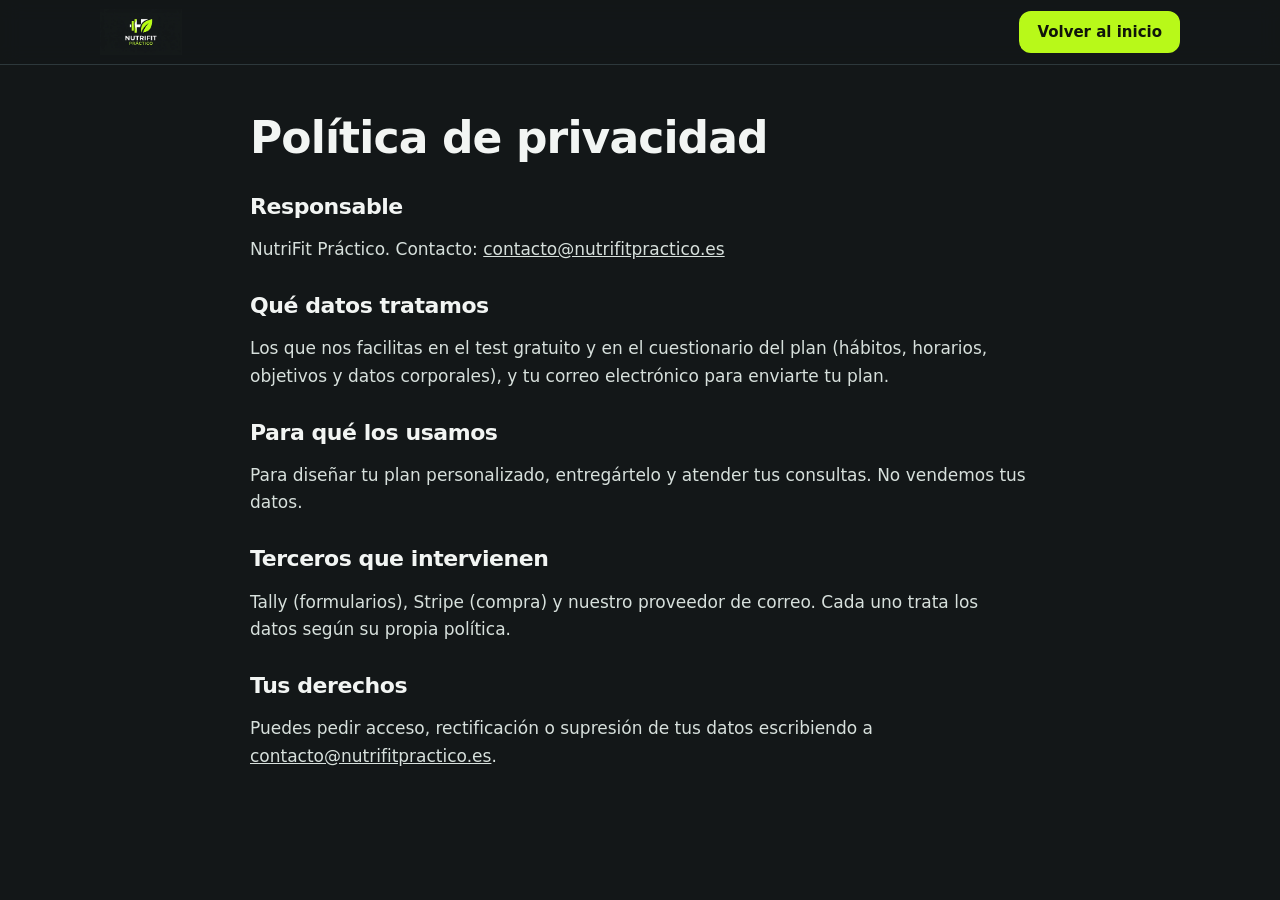
<file: privacidad.html>
<!doctype html>
<html lang="es">
<head>
<meta charset="utf-8">
<meta name="viewport" content="width=device-width,initial-scale=1">
<title>Política de privacidad | NutriFit Práctico</title>
<meta name="robots" content="noindex,follow">
<link rel="canonical" href="https://nutrifitpractico.es/privacidad.html">
<link rel="icon" type="image/png" href="/img/favicon.png">
<link rel="stylesheet" href="/style.css">
<!-- Cloudflare Web Analytics --><script defer src='https://static.cloudflareinsights.com/beacon.min.js' data-cf-beacon='{"token": "4af6f812087245f085acbd0e2109bccd"}'></script><!-- End Cloudflare Web Analytics -->
</head>
<body>
<header class="hdr"><div class="wrap">
  <a class="brand" href="/" aria-label="NutriFit Práctico, inicio"><img src="/img/logo.webp" width="82" height="46" alt="NutriFit Práctico"></a>
  <a class="btn sm" href="/">Volver al inicio</a>
</div></header>
<main class="wrap page">
  <h1>Política de privacidad</h1>
  <h2>Responsable</h2>
  <p>NutriFit Práctico. Contacto: <a href="mailto:contacto@nutrifitpractico.es">contacto@nutrifitpractico.es</a></p>
  <h2>Qué datos tratamos</h2>
  <p>Los que nos facilitas en el test gratuito y en el cuestionario del plan (hábitos, horarios, objetivos y datos corporales), y tu correo electrónico para enviarte tu plan.</p>
  <h2>Para qué los usamos</h2>
  <p>Para diseñar tu plan personalizado, entregártelo y atender tus consultas. No vendemos tus datos.</p>
  <h2>Terceros que intervienen</h2>
  <p>Tally (formularios), Stripe (compra) y nuestro proveedor de correo. Cada uno trata los datos según su propia política.</p>
  <h2>Tus derechos</h2>
  <p>Puedes pedir acceso, rectificación o supresión de tus datos escribiendo a <a href="mailto:contacto@nutrifitpractico.es">contacto@nutrifitpractico.es</a>.</p>
</main>
</body>
</html>
</file>
<file: style.css>
:root{
  --bg:#131718; --bg2:#0f1213; --card:#1c2224; --card2:#222a2d; --line:#2d383b;
  --tx:#f2f5f3; --mut:#a3b1ad; --lime:#b8f919; --lime2:#9fdc10; --ink:#10150a; --star:#fbbc04;
  --r:18px; --maxw:1120px;
}
*{box-sizing:border-box}
html{scroll-behavior:smooth;-webkit-text-size-adjust:100%}
@media (prefers-reduced-motion:reduce){html{scroll-behavior:auto}*{animation:none!important;transition:none!important}}
body{margin:0;background:var(--bg);color:var(--tx);font:17px/1.6 system-ui,-apple-system,"Segoe UI",Roboto,Helvetica,Arial,sans-serif;padding-bottom:84px}
img,svg{max-width:100%}
a{color:inherit}
.wrap{max-width:var(--maxw);margin:0 auto;padding:0 20px}
.skip{position:absolute;left:-999px;top:8px;background:var(--lime);color:var(--ink);padding:10px 14px;border-radius:10px;font-weight:800;z-index:100}
.skip:focus{left:8px}
:focus-visible{outline:3px solid var(--lime);outline-offset:3px;border-radius:8px}

/* ---------- Cabecera ---------- */
.hdr{position:sticky;top:0;z-index:50;background:rgba(19,23,24,.92);backdrop-filter:saturate(1.4) blur(10px);-webkit-backdrop-filter:saturate(1.4) blur(10px);border-bottom:1px solid var(--line)}
.hdr .wrap{display:flex;align-items:center;justify-content:space-between;gap:12px;height:64px}
.brand{display:flex;align-items:center;text-decoration:none}
.brand img{height:46px;width:auto;display:block}
.nav{display:none;gap:26px;align-items:center}
.nav a{text-decoration:none;color:var(--mut);font-weight:600;font-size:15px}
.nav a:hover{color:var(--tx)}
@media (min-width:860px){.nav{display:flex}}

/* ---------- Botones ---------- */
.btn{display:inline-flex;align-items:center;justify-content:center;gap:8px;background:var(--lime);color:var(--ink);font-weight:800;font-size:17px;line-height:1.2;text-decoration:none;border:2px solid var(--lime);border-radius:14px;padding:15px 24px;min-height:52px;cursor:pointer;transition:transform .15s,background .15s;font-family:inherit}
.btn:hover{background:var(--lime2);border-color:var(--lime2);transform:translateY(-1px)}
.btn.ghost{background:transparent;color:var(--lime)}
.btn.ghost:hover{background:rgba(184,249,25,.1)}
.btn.sm{padding:10px 16px;min-height:42px;font-size:15px;border-radius:12px}
.btn.full{width:100%}

/* ---------- Secciones ---------- */
section{padding:64px 0}
.kicker{display:inline-block;color:var(--lime);font-weight:800;font-size:13px;letter-spacing:.12em;text-transform:uppercase;margin:0 0 12px}
h1,h2,h3{line-height:1.15;margin:0 0 14px;letter-spacing:-.02em}
h1{font-size:clamp(34px,6.2vw,60px);font-weight:900}
h2{font-size:clamp(28px,4.4vw,42px);font-weight:850}
h3{font-size:20px;font-weight:800}
.lead{font-size:clamp(18px,2.2vw,21px);color:#d7e0dc;max-width:62ch}
.sub{color:var(--mut);max-width:64ch;margin:0 0 28px}
.center{text-align:center}.center .sub,.center .lead{margin-left:auto;margin-right:auto}
.lime{color:var(--lime)}
.tint{background:var(--bg2);border-top:1px solid var(--line);border-bottom:1px solid var(--line)}

/* ---------- Hero ---------- */
.hero{padding:44px 0 56px}
.hero .grid{display:grid;gap:40px;align-items:center}
@media (min-width:900px){.hero .grid{grid-template-columns:1.15fr .85fr;gap:56px}}
.cta-row{display:flex;flex-wrap:wrap;gap:12px;margin:26px 0 14px}
.cta-row .btn{flex:1 1 220px}
@media (min-width:600px){.cta-row .btn{flex:0 0 auto}}
.micro{color:var(--mut);font-size:14.5px;margin:0}
.chips{list-style:none;display:flex;flex-wrap:wrap;gap:8px;padding:0;margin:22px 0 0}
.chips li{background:var(--card);border:1px solid var(--line);border-radius:99px;padding:7px 14px;font-size:14px;color:#d7e0dc;font-weight:600}

/* móvil de muestra */
.phone{max-width:330px;margin:0 auto;background:#0b0e0f;border:2px solid #2b3639;border-radius:36px;padding:14px;box-shadow:0 30px 70px rgba(0,0,0,.5),0 0 0 1px #000 inset,0 0 80px rgba(184,249,25,.08)}
.phone .scr{background:var(--bg);border-radius:24px;padding:18px 16px 16px;display:grid;gap:12px}
.ph-hi{font-weight:800;font-size:17px}
.stats{display:grid;grid-template-columns:repeat(3,1fr);gap:8px}
.stat{background:var(--card);border:1px solid var(--line);border-radius:12px;padding:10px 6px;text-align:center}
.stat b{display:block;font-size:22px;color:var(--lime);line-height:1.1}
.stat span{font-size:11px;color:var(--mut)}
.ph-card{background:var(--card);border:1px solid var(--line);border-radius:14px;padding:12px 14px}
.ph-card small{display:block;color:var(--lime);font-weight:800;font-size:11px;letter-spacing:.1em;text-transform:uppercase;margin-bottom:4px}
.ph-card p{margin:0;font-size:14.5px;line-height:1.4}
.ph-card ul{margin:6px 0 0;padding-left:18px;font-size:13.5px;color:var(--mut)}
.ph-tag{text-align:center;color:var(--mut);font-size:12px;margin-top:10px}

/* ---------- Qué es ---------- */
.what{padding:0 0 8px}
.what .box{background:linear-gradient(180deg,var(--card),var(--bg));border:1px solid var(--line);border-radius:var(--r);padding:26px 24px}
.what p{margin:0;font-size:18px;color:#d7e0dc}
.what b{color:var(--tx)}

/* ---------- Beneficios ---------- */
.cards3{display:grid;gap:16px}
@media (min-width:760px){.cards3{grid-template-columns:repeat(3,1fr)}}
.card{background:var(--card);border:1px solid var(--line);border-radius:var(--r);padding:24px}
.card p{margin:0;color:var(--mut)}
.ico{width:46px;height:46px;border-radius:14px;background:rgba(184,249,25,.12);display:flex;align-items:center;justify-content:center;margin-bottom:16px}
.ico svg{width:26px;height:26px;stroke:var(--lime);fill:none;stroke-width:2;stroke-linecap:round;stroke-linejoin:round}

/* ---------- App ---------- */
.appgrid{display:grid;gap:32px;align-items:start}
@media (min-width:940px){.appgrid{grid-template-columns:.9fr 1.1fr;gap:48px}}
.feat{list-style:none;margin:0 0 24px;padding:0;display:grid;gap:14px}
.feat li{display:flex;gap:12px;align-items:flex-start;color:#d7e0dc}
.feat li::before{content:"";flex:none;width:22px;height:22px;margin-top:3px;border-radius:50%;background:var(--lime) url("data:image/svg+xml,%3Csvg xmlns='http://www.w3.org/2000/svg' viewBox='0 0 24 24' fill='none' stroke='%2310150a' stroke-width='3.5' stroke-linecap='round' stroke-linejoin='round'%3E%3Cpath d='M5 12.5l4.5 4.5L19 7.5'/%3E%3C/svg%3E") center/14px no-repeat}
.feat b{color:var(--tx)}
.demo{background:var(--card);border:1px solid var(--line);border-radius:var(--r);padding:16px}
.tabs{display:flex;gap:8px;flex-wrap:wrap;margin:0 0 14px}
.tab{background:var(--card2);color:var(--mut);border:1px solid var(--line);border-radius:99px;padding:9px 16px;font:700 14.5px/1 inherit;font-family:inherit;cursor:pointer}
.tab[aria-selected="true"]{background:var(--lime);color:var(--ink);border-color:var(--lime)}
.panel[hidden]{display:none}
.demo svg{width:100%;height:auto;display:block;background:#10161a;border-radius:12px}
.abar{display:flex;gap:8px;align-items:center;margin:12px 0 4px;flex-wrap:wrap}
.aph{background:var(--lime);color:var(--ink);font-weight:800;font-size:13px;border-radius:99px;padding:5px 12px}
.demo .btn.sm{background:#232b2e;color:var(--tx);border:1px solid var(--line);font-size:14px;min-height:38px;padding:8px 14px}
.demo .btn.sm:hover{background:#2c3639;transform:none}
.acues{margin:10px 0 0;padding-left:20px;font-size:15px;color:#d7e0dc}
.acues li{margin:4px 0}
.fl{stroke-linecap:round;stroke-linejoin:round;fill:none}
.demo-note{color:var(--mut);font-size:13.5px;margin:12px 2px 0}

/* ---------- Cómo funciona ---------- */
.steps{counter-reset:s;list-style:none;margin:0;padding:0;display:grid;gap:16px}
@media (min-width:760px){.steps{grid-template-columns:repeat(2,1fr)}}
@media (min-width:1040px){.steps{grid-template-columns:repeat(4,1fr)}}
.steps li{counter-increment:s;background:var(--card);border:1px solid var(--line);border-radius:var(--r);padding:24px;position:relative}
.steps li::before{content:counter(s,decimal-leading-zero);display:block;color:var(--lime);font-weight:900;font-size:34px;line-height:1;margin-bottom:14px;letter-spacing:-.02em}
.steps p{margin:0;color:var(--mut);font-size:16px}
.steps h3{font-size:19px}

/* ---------- Planes ---------- */
.plans{display:grid;gap:18px;align-items:stretch}
@media (min-width:900px){.plans{grid-template-columns:repeat(3,1fr);gap:20px}}
.plan{background:var(--card);border:1px solid var(--line);border-radius:22px;padding:28px 24px;display:flex;flex-direction:column;position:relative}
.plan.pop{border:2px solid var(--lime);background:linear-gradient(180deg,#1f2a22,var(--card) 40%)}
.badge{position:absolute;top:-14px;left:24px;background:var(--lime);color:var(--ink);font-weight:900;font-size:12px;letter-spacing:.1em;text-transform:uppercase;border-radius:99px;padding:6px 14px}
.plan .tag{color:var(--lime);font-weight:800;font-size:13px;letter-spacing:.1em;text-transform:uppercase}
.plan h3{font-size:23px;margin:6px 0 4px}
.price{font-size:56px;font-weight:900;line-height:1;letter-spacing:-.03em;margin:8px 0 2px}
.price small{font-size:26px;font-weight:800}
.once{color:var(--mut);font-size:14.5px;margin:0 0 14px}
.plan .for{color:#d7e0dc;margin:0 0 16px;font-size:16px}
.plan ul{list-style:none;margin:0 0 24px;padding:0;display:grid;gap:10px;flex:1}
.plan li{display:flex;gap:10px;font-size:15.5px;color:#d7e0dc}
.plan li::before{content:"✔";color:var(--lime);font-weight:900;flex:none}
.plan li.no{color:var(--mut)}
.plan li.no::before{content:"✖";color:#6f7c78}
.plans-note{text-align:center;color:var(--mut);margin:26px 0 0;font-size:15.5px}
.plans-note a{color:var(--lime);font-weight:700}

/* ---------- Método ---------- */
.method{display:grid;gap:16px;margin-top:28px}
@media (min-width:800px){.method{grid-template-columns:repeat(3,1fr)}}

/* ---------- Equipo ---------- */
.team{display:grid;gap:28px;align-items:center}
@media (min-width:860px){.team{grid-template-columns:1.1fr .9fr;gap:48px}}
.pills{display:grid;gap:12px}
.pill{display:flex;gap:14px;align-items:center;background:var(--card);border:1px solid var(--line);border-radius:16px;padding:16px 18px;font-weight:700}
.pill .ico{margin:0;flex:none}

/* ---------- Reseñas ---------- */
.rev{padding:8px 0 56px}
.track{display:flex;gap:16px;overflow-x:auto;scroll-snap-type:x mandatory;-webkit-overflow-scrolling:touch;padding:4px 20px 16px;scrollbar-width:none}
.track::-webkit-scrollbar{display:none}
.rcard{flex:0 0 86%;scroll-snap-align:center;background:var(--card);border:1px solid var(--line);border-radius:18px;padding:20px;display:flex;flex-direction:column;gap:14px}
@media (min-width:640px){.rcard{flex-basis:46%}}
@media (min-width:1024px){.rev .wrap{padding:0 20px!important}.track{padding:4px 0 16px;overflow:visible}.rcard{flex:1 1 0;min-width:0}}
.rhead{display:flex;align-items:center;gap:12px}
.ava{width:42px;height:42px;border-radius:50%;flex:none;display:flex;align-items:center;justify-content:center;font-weight:800;color:var(--ink);font-size:18px;background:var(--lime)}
.rname{font-weight:700;font-size:16px;line-height:1.2}
.rsrc{font-size:12.5px;color:var(--mut)}
.stars{color:var(--star);letter-spacing:2px;font-size:18px;line-height:1}
.rtext{margin:0;font-size:15.5px;line-height:1.55}

/* ---------- FAQ ---------- */
.faq{max-width:820px;margin:0 auto;display:grid;gap:10px}
details{background:var(--card);border:1px solid var(--line);border-radius:16px;padding:0}
summary{cursor:pointer;list-style:none;padding:18px 54px 18px 20px;font-weight:750;font-size:17px;position:relative}
summary::-webkit-details-marker{display:none}
summary::after{content:"+";position:absolute;right:20px;top:50%;transform:translateY(-50%);font-size:28px;line-height:1;color:var(--lime);font-weight:500}
details[open] summary::after{content:"–"}
details[open]{border-color:#3b4a4d}
details .ans{padding:0 20px 20px;color:#d7e0dc;font-size:16.5px}
details .ans p{margin:0 0 10px}details .ans p:last-child{margin:0}

/* ---------- CTA final ---------- */
.final{text-align:center;background:radial-gradient(900px 300px at 50% 0,rgba(184,249,25,.12),transparent 70%),var(--bg2);border-top:1px solid var(--line)}
.final .btn{margin-top:10px}

/* ---------- Pie ---------- */
footer{padding:44px 0 30px;border-top:1px solid var(--line);color:var(--mut);font-size:15px}
.fgrid{display:grid;gap:24px}
@media (min-width:760px){.fgrid{grid-template-columns:1.2fr 1fr 1fr}}
footer img{height:54px;width:auto;display:block;margin-bottom:10px}
footer h4{color:var(--tx);margin:0 0 10px;font-size:15px}
footer ul{list-style:none;margin:0;padding:0;display:grid;gap:8px}
footer a{text-decoration:none}footer a:hover{color:var(--lime)}
.legal{margin-top:28px;padding-top:20px;border-top:1px solid var(--line);font-size:13.5px}

/* ---------- Barra fija en móvil ---------- */
.sticky{position:fixed;left:0;right:0;bottom:0;z-index:60;padding:10px 16px calc(10px + env(safe-area-inset-bottom));background:rgba(19,23,24,.96);border-top:1px solid var(--line);display:flex;gap:10px;align-items:center;transform:translateY(110%);transition:transform .25s}
.sticky.on{transform:none}
.sticky .btn{flex:1}
@media (min-width:860px){.sticky{display:none}body{padding-bottom:0}}

/* ---------- Páginas de texto (legal, 404) ---------- */
.page{padding:48px 0 72px;max-width:780px}
.page h1{font-size:clamp(30px,5vw,44px)}
.page h2{font-size:22px;margin:30px 0 8px}
.page p,.page li{color:#d7e0dc}
.page .todo{background:#2a2410;border:1px solid #6b5a14;color:#ffd866;border-radius:12px;padding:12px 14px;font-size:15px}

/* ---------- Rediseño v2: capturas reales ---------- */
.hero{padding:36px 0 40px;background:radial-gradient(700px 420px at 85% 10%,rgba(184,249,25,.16),transparent 70%)}
.hero-shot{position:relative;max-width:320px;margin:0 auto}
.hero-shot::before{content:"";position:absolute;inset:8% -6% -4%;background:radial-gradient(closest-side,rgba(184,249,25,.28),transparent 72%);z-index:0}
.shot{position:relative;z-index:1;display:block;width:100%;height:auto;border-radius:34px;border:7px solid #0b0e0f;outline:1px solid #2b3639;box-shadow:0 30px 70px rgba(0,0,0,.55)}
.float{position:absolute;z-index:2;left:-14px;bottom:44px;background:var(--lime);color:var(--ink);font-weight:800;font-size:14px;border-radius:14px;padding:10px 14px;box-shadow:0 12px 30px rgba(0,0,0,.45);display:flex;gap:8px;align-items:center}
.float .st{color:#10150a;letter-spacing:1px}
@media (min-width:900px){.float{left:-44px}}
.shots{display:flex;gap:18px;overflow-x:auto;scroll-snap-type:x mandatory;padding:6px 20px 20px;margin:0 -20px;scrollbar-width:none}
.shots::-webkit-scrollbar{display:none}
.shots figure{flex:0 0 66%;max-width:280px;margin:0;scroll-snap-align:center;text-align:center}
.shots figcaption{margin-top:12px;font-weight:700;color:#d7e0dc;font-size:15px}
@media (min-width:760px){.shots{overflow:visible;justify-content:center;margin:0;padding:6px 0 20px}.shots figure{flex:1 1 0;max-width:300px}}
.shots figure:nth-child(2) .shot{transform:translateY(-14px)}
@media (max-width:759px){.shots figure:nth-child(2) .shot{transform:none}}
.app-head{max-width:640px;margin:0 auto 28px;text-align:center}
.app-feats{list-style:none;display:flex;flex-wrap:wrap;gap:10px;justify-content:center;padding:0;margin:0 0 28px}
.app-feats li{background:var(--card);border:1px solid var(--line);border-radius:99px;padding:9px 16px;font-weight:700;font-size:15px}
.app-feats li::before{content:"✔ ";color:var(--lime)}
.steps.s3{display:grid}
@media (min-width:760px){.steps.s3{grid-template-columns:repeat(3,1fr)}}
.steps.s3 li{padding:22px}
.demo-wrap{max-width:640px;margin:36px auto 0}
.rating{display:inline-flex;gap:8px;align-items:center;font-weight:700;font-size:15px;margin:18px 0 0;color:#d7e0dc}
.rating .st{color:var(--star);letter-spacing:2px}
section.tight{padding:48px 0}
@media (max-width:899px){.hero-shot .shot{height:430px;object-fit:cover;object-position:top}.hero-shot{max-width:300px}}

/* ---------- Botón flotante divertido ---------- */
.fab{position:fixed;right:16px;bottom:16px;z-index:80;display:flex;align-items:center;gap:10px;max-width:calc(100% - 32px);background:var(--lime);color:var(--ink);font-weight:850;font-size:15.5px;line-height:1.2;text-decoration:none;border-radius:99px;padding:13px 20px 13px 16px;box-shadow:0 14px 34px rgba(0,0,0,.55),0 0 0 3px rgba(184,249,25,.25);transform:translateY(140%);opacity:0;pointer-events:none;transition:transform .35s cubic-bezier(.2,1.3,.4,1),opacity .25s}
.fab.on{transform:none;opacity:1;pointer-events:auto}
.fab:hover{filter:brightness(1.05)}
.fab-ico{font-size:22px;display:inline-block;animation:fabb 2.4s ease-in-out infinite}
.fab-txt{transition:opacity .25s,transform .25s}
.fab-txt.out{opacity:0;transform:translateY(6px)}
.fab.wig{animation:wig .7s}
@keyframes fabb{0%,100%{transform:translateY(0) rotate(0)}50%{transform:translateY(-3px) rotate(-14deg)}}
@keyframes wig{0%,100%{transform:rotate(0)}20%{transform:rotate(-4deg) scale(1.04)}40%{transform:rotate(4deg) scale(1.04)}60%{transform:rotate(-3deg)}80%{transform:rotate(2deg)}}
@media (prefers-reduced-motion:reduce){.fab-ico,.fab.wig{animation:none}.fab{transition:opacity .2s}}
@media (max-width:520px){.fab{left:16px;right:16px;justify-content:center;max-width:none}}
body{padding-bottom:0}
@media (max-width:859px){footer{padding-bottom:90px}}
.plan[hidden]{display:none}
@media (min-width:700px) and (max-width:1099px){.plans:has(.plan[data-k="entreno"]:not([hidden])){grid-template-columns:repeat(2,1fr)}}
@media (min-width:1100px){.plans:has(.plan[data-k="entreno"]:not([hidden])){grid-template-columns:repeat(4,1fr);gap:16px}}
.plan h3{min-height:2.4em}
.plan ul{align-content:start}

/* ---------- Rediseño v3: visual y orientado al test ---------- */
.btn.big{font-size:19px;padding:18px 30px;min-height:60px;border-radius:16px;box-shadow:0 10px 30px rgba(184,249,25,.28)}
.btn.big:hover{box-shadow:0 14px 38px rgba(184,249,25,.4)}
.btn.dark{background:var(--ink);border-color:var(--ink);color:var(--lime);box-shadow:none}
.btn.dark:hover{background:#000;border-color:#000}

/* hero con dos móviles */
.hero{padding:40px 0 48px;background:radial-gradient(760px 520px at 82% 30%,rgba(184,249,25,.2),transparent 70%),radial-gradient(500px 300px at 0 100%,rgba(184,249,25,.06),transparent 70%)}
.hero-phones{position:relative;height:440px;max-width:420px;width:100%;margin:8px auto 0}
.hero-phones::before{content:"";position:absolute;inset:6% 0 0;background:radial-gradient(closest-side,rgba(184,249,25,.34),transparent 74%);filter:blur(8px)}
.hero-phones .shot{position:absolute;width:56%;height:auto;aspect-ratio:390/560;object-fit:cover;object-position:top;border-color:#0b0e0f;box-shadow:0 0 0 2px rgba(184,249,25,.5),0 28px 60px rgba(0,0,0,.6),0 0 60px rgba(184,249,25,.22)}
.hero-phones .ph-back{right:0;top:0;transform:rotate(7deg);opacity:.96;animation:fl2 7s ease-in-out infinite}
.hero-phones .ph-front{left:2%;top:30px;transform:rotate(-6deg);animation:fl1 6s ease-in-out infinite;z-index:2}
.hero-phones .float{white-space:nowrap;font-size:13.5px}
.hero-phones .f1{left:-4px;bottom:22px;z-index:3;transform:rotate(-3deg)}
.hero-phones .f2{right:-2px;bottom:84px;z-index:3;transform:rotate(3deg);background:#fff}
@keyframes fl1{0%,100%{transform:rotate(-6deg) translateY(0)}50%{transform:rotate(-6deg) translateY(-9px)}}
@keyframes fl2{0%,100%{transform:rotate(7deg) translateY(0)}50%{transform:rotate(7deg) translateY(8px)}}
@media (min-width:900px){.hero-phones{height:560px;max-width:500px}.hero-phones .shot{width:54%}.hero-phones .f1{left:-30px}.hero-phones .f2{right:-18px;bottom:110px}}
@media (max-width:899px){.hero-shot{display:none}}
@media (max-width:420px){.hero-phones{height:400px}.hero-phones .f1{left:0}}

/* ¿Cuál eres tú? */
.cual{padding:60px 0 44px;background:linear-gradient(180deg,var(--bg),#0b0e0f)}
.big-h{font-size:clamp(40px,9vw,84px);font-weight:900;text-transform:uppercase;letter-spacing:-.025em;margin:0 0 10px}
.cual-sub{color:var(--lime);font-weight:800;font-size:clamp(17px,2.6vw,24px);max-width:none;margin:0 auto 34px}
.sils{display:flex;flex-wrap:wrap;justify-content:center;gap:22px 14px;max-width:1000px;margin:0 auto}
.sil{flex:0 0 30%;text-decoration:none;display:flex;flex-direction:column;align-items:center;gap:2px;text-transform:uppercase;font-size:12px;letter-spacing:.02em;line-height:1.25;transition:transform .2s;position:relative}
.sil .fig{display:block;width:100%;max-width:160px;aspect-ratio:170/320;background:#eef2ef;-webkit-mask:var(--m) center bottom/contain no-repeat;mask:var(--m) center bottom/contain no-repeat;transition:background .2s,filter .2s;margin-bottom:8px}
.sil b{font-weight:900;font-size:13px}
.sil em{font-style:normal;color:var(--lime);font-weight:800;font-size:13px}
.sil:hover,.sil:focus-visible{transform:translateY(-8px)}
.sil:hover .fig,.sil:focus-visible .fig{background:var(--lime);filter:drop-shadow(0 0 18px rgba(184,249,25,.5))}
@media (min-width:760px){.sils{flex-wrap:nowrap;gap:10px}.sil{flex:1 1 0;font-size:15px}.sil b{font-size:16px}.sil em{font-size:16px}}

/* banda lima */
.band{background:var(--lime);color:var(--ink);padding:26px 0}
.band .wrap{display:flex;flex-wrap:wrap;gap:16px 28px;align-items:center;justify-content:center;text-align:center}
.band-s{display:block;font-weight:900;text-transform:uppercase;font-size:clamp(16px,2.6vw,24px);letter-spacing:.02em}
.band-b{display:block;font-weight:900;text-transform:uppercase;font-size:clamp(38px,8vw,72px);line-height:1;letter-spacing:-.02em}

/* confianza */
.trust{padding:34px 0 8px}
.trust-row{list-style:none;margin:0;padding:0;display:grid;grid-template-columns:1fr 1fr;gap:12px}
@media (min-width:860px){.trust-row{grid-template-columns:repeat(4,1fr);gap:16px}}
.trust-row li{display:flex;gap:12px;align-items:center;background:var(--card);border:1px solid var(--line);border-radius:16px;padding:14px 14px}
.trust-row svg{flex:none;width:34px;height:34px;padding:7px;border-radius:11px;background:rgba(184,249,25,.12);stroke:var(--lime);fill:none;stroke-width:2;stroke-linecap:round;stroke-linejoin:round}
.trust-row span{font-size:13.5px;color:var(--mut);line-height:1.3}
.trust-row b{display:block;color:var(--tx);font-size:14.5px}

/* app: móviles con brillo */
#app{background:radial-gradient(800px 400px at 50% 30%,rgba(184,249,25,.08),transparent 70%),var(--bg2)}
.shots .shot{box-shadow:0 0 0 2px rgba(184,249,25,.28),0 28px 60px rgba(0,0,0,.55),0 0 50px rgba(184,249,25,.1)}
@media (min-width:760px){.shots figure:nth-child(1) .shot{transform:rotate(-3deg)}.shots figure:nth-child(3) .shot{transform:rotate(3deg)}.shots figure:nth-child(2) .shot{transform:translateY(-18px) scale(1.04)}}

/* cómo funciona */
.como{padding-bottom:20px}
.how{list-style:none;margin:30px 0 0;padding:0;display:grid;gap:14px;counter-reset:h}
@media (min-width:760px){.how{grid-template-columns:repeat(3,1fr);gap:18px}}
.how li{position:relative;background:linear-gradient(180deg,var(--card),var(--bg));border:1px solid var(--line);border-radius:20px;padding:26px 22px 24px}
.how .n{display:flex;align-items:center;justify-content:center;width:44px;height:44px;border-radius:50%;background:var(--lime);color:var(--ink);font-weight:900;font-size:22px;margin-bottom:14px;box-shadow:0 0 0 6px rgba(184,249,25,.15)}
.how h3{margin:0 0 6px}
.how p{margin:0;color:var(--mut)}
@media (min-width:760px){.how li:not(:last-child)::after{content:"→";position:absolute;right:-17px;top:36px;color:var(--lime);font-weight:900;font-size:22px;z-index:2}}

/* planes más vistosos */
.plan{transition:transform .2s,border-color .2s}
.plan:hover{transform:translateY(-4px);border-color:#44575a}
.plan.pop{box-shadow:0 18px 50px rgba(184,249,25,.14)}
.final{padding:76px 0;background:radial-gradient(700px 360px at 50% 0,rgba(184,249,25,.22),transparent 70%),var(--bg2)}
.final h2{font-size:clamp(36px,7vw,60px);text-transform:uppercase;font-weight:900}
.final .btn{margin-top:18px}

/* aparecer al hacer scroll */
.js .rv{opacity:0;transform:translateY(18px);transition:opacity .6s,transform .6s}
.js .rv.in{opacity:1;transform:none}

/* ---------- v3.1: la app es la protagonista ---------- */
.cual,.sils{display:none}
.hero-phones .f2{left:auto}
.hero-phones .float{width:auto;max-width:none}
.hero-phones{height:460px}
.hero-phones .shot{width:60%}
.hero-phones .ph-back{transform:rotate(4deg);animation:fl2 7s ease-in-out infinite}
.hero-phones .ph-front{left:0;top:34px;transform:rotate(-3deg);animation:fl1 6s ease-in-out infinite}
@keyframes fl1{0%,100%{transform:rotate(-3deg) translateY(0)}50%{transform:rotate(-3deg) translateY(-9px)}}
@keyframes fl2{0%,100%{transform:rotate(4deg) translateY(0)}50%{transform:rotate(4deg) translateY(8px)}}
@media (min-width:900px){.hero-phones{height:600px;max-width:520px}.hero-phones .shot{width:58%}}
@media (max-width:899px){.hero{padding-bottom:30px}.hero-phones{margin-top:26px}}

/* escaparate de la app con pestañas */
.appshow{max-width:920px;margin:0 auto}
.as-tabs{display:flex;gap:8px;justify-content:center;margin:0 0 26px;flex-wrap:wrap}
.as-tab{background:var(--card);color:var(--mut);border:1px solid var(--line);border-radius:99px;padding:12px 20px;font:800 16px/1 inherit;font-family:inherit;cursor:pointer;display:flex;gap:8px;align-items:center;transition:background .15s,color .15s}
.as-tab[aria-selected="true"]{background:var(--lime);color:var(--ink);border-color:var(--lime);box-shadow:0 8px 24px rgba(184,249,25,.25)}
.as-grid{display:grid;gap:28px;align-items:center}
@media (min-width:820px){.as-grid{grid-template-columns:.8fr 1.2fr;gap:56px}}
.as-phone{position:relative;max-width:300px;margin:0 auto;width:100%}
.as-phone::before{content:"";position:absolute;inset:4% -14% -2%;background:radial-gradient(closest-side,rgba(184,249,25,.3),transparent 74%)}
.as-img{display:none;position:relative;transform:none!important;box-shadow:0 0 0 2px rgba(184,249,25,.45),0 30px 70px rgba(0,0,0,.6),0 0 70px rgba(184,249,25,.18)}
.as-img.on{display:block;animation:asin .35s}
.as-pane{display:none}.as-pane.on{display:block;animation:asin .35s}
@keyframes asin{from{opacity:0;transform:translateY(8px)}to{opacity:1;transform:none}}
.as-info h3{font-size:clamp(24px,4vw,32px);margin-bottom:18px}
.as-info .feat{margin-bottom:26px}
.as-info .feat li{font-size:17.5px}
@media (max-width:819px){.as-info{text-align:left}.as-info .btn{width:100%}}

/* por qué somos económicos */
.why{display:grid;gap:16px;margin:0 0 34px;align-items:stretch}
@media (min-width:860px){.why{grid-template-columns:.9fr 1.1fr;gap:20px}}
.why-big{background:linear-gradient(135deg,var(--lime),#8fe000);color:var(--ink);border-radius:22px;padding:28px 26px;display:flex;flex-direction:column;justify-content:center;box-shadow:0 18px 50px rgba(184,249,25,.18)}
.why-n{font-size:clamp(56px,10vw,84px);font-weight:900;line-height:1;letter-spacing:-.04em}
.why-t{font-weight:800;font-size:18px;line-height:1.3;margin-top:6px}
.why-list{list-style:none;margin:0;padding:0;display:grid;gap:12px}
.why-list li{display:flex;gap:14px;align-items:center;background:var(--card);border:1px solid var(--line);border-radius:18px;padding:16px 18px;color:var(--mut);font-size:15.5px;line-height:1.35}
.why-list b{display:block;color:var(--tx);font-size:17px;margin-bottom:2px}
.wi{flex:none;width:46px;height:46px;border-radius:14px;background:rgba(184,249,25,.12);display:flex;align-items:center;justify-content:center;font-size:24px}

/* ajustes finos v3.2 */
.hero-phones{height:420px;max-width:440px}
.hero-phones .shot{width:58%;aspect-ratio:390/640}
.hero-phones .ph-front{left:0;top:24px}
.hero-phones .ph-back{right:0;top:0}
.hero-phones .f1{left:-6px;bottom:6px}
.hero-phones .f2{right:-6px;bottom:70px}
@media (min-width:900px){.hero-phones{height:640px;max-width:560px}.hero-phones .shot{width:56%}.hero-phones .f1{left:-26px;bottom:30px}.hero-phones .f2{right:-14px;bottom:120px}}
.rev{padding:8px 0 30px}
.trust{padding:20px 0 40px}
.band-b{white-space:nowrap}
@media (max-width:899px){.hero-phones{height:470px;max-width:400px}.hero-phones .shot{width:62%}}
@media (max-width:520px){.as-tab{padding:11px 14px;font-size:15px;gap:6px}.as-tabs{gap:6px}}
html,body{overflow-x:clip}

/* ticket gracioso del precio */
.why-big{gap:0}
.ticket{margin-top:18px;background:#fffdf3;color:#1b1f12;border-radius:6px 6px 0 0;padding:16px 16px 14px;font-family:ui-monospace,SFMono-Regular,Menlo,Consolas,monospace;transform:rotate(-1.4deg);box-shadow:0 10px 24px rgba(0,0,0,.25);position:relative;-webkit-mask:conic-gradient(from -45deg at bottom,#0000,#000 1deg 89deg,#0000 90deg) bottom/16px 100%;mask:conic-gradient(from -45deg at bottom,#0000,#000 1deg 89deg,#0000 90deg) bottom/16px 100%;padding-bottom:22px}
.tk-h{margin:0;text-align:center;font-weight:900;font-size:14px;letter-spacing:.08em}
.tk-s{margin:2px 0 8px;text-align:center;font-size:12.5px;color:#55604a}
.ticket ul{list-style:none;margin:0 0 10px;padding:8px 0;border-top:2px dashed #b9b9a6;border-bottom:2px dashed #b9b9a6;display:grid;gap:7px}
.ticket li{font-size:13.5px;line-height:1.3}
.tk-t{margin:0;text-align:center;font-weight:900;font-size:14px}

/* demo interactiva en iframe */
.as-frame{display:block;width:100%;height:640px;border:7px solid #0b0e0f;border-radius:34px;background:var(--bg);position:relative;box-shadow:0 0 0 2px rgba(184,249,25,.45),0 30px 70px rgba(0,0,0,.6),0 0 70px rgba(184,249,25,.18)}
.as-hint{text-align:center;margin:16px 0 0;font-weight:800;color:var(--lime);position:relative}
.as-phone{max-width:340px}
.as-lead{color:#d7e0dc;font-size:18px;margin:0 0 18px}
.as-q{font-weight:800;margin:0 0 10px}
.as-info .as-tabs{justify-content:flex-start;margin:0 0 10px}
.as-note{color:var(--mut);margin:0 0 22px;font-size:15px}
@media (max-width:819px){.as-frame{height:600px}.as-info .as-tabs{justify-content:center}}
.ticket .tk-g{border-top:2px dashed #b9b9a6;border-bottom:2px dashed #b9b9a6;margin-top:0}
.ticket .tk-s+ul{margin-top:0}
.as-frame{height:700px}
@media (max-width:819px){.as-frame{height:640px}}

/* v11: quiénes somos, ticket temprano, reseñas junto a precios */
section.quien{padding:44px 0 12px}
.quien .center{margin-bottom:24px}
.quien .trust-row{margin-top:4px}
section.ahorro{padding:36px 0 44px}
.ahorro .why{margin-bottom:0}
.rev{padding:44px 0 34px}
.rev .rev-h{margin-bottom:22px}
.rev .rev-h h2{margin:6px 0 0}
#planes{padding-top:28px}
@media (min-width:860px){section.quien{padding-top:56px}.rev{padding-top:56px}}

/* v11: cabecera con Quiénes somos, Planes y test visibles también en móvil */
.nav{display:flex;gap:14px;flex:none}
.nav a{font-size:13px;white-space:nowrap}
.nav a.nav-cta{color:var(--ink);font-weight:800;font-size:13px;padding:9px 14px;min-height:0;line-height:1.1;border-radius:999px}
.nav a.nav-cta:hover{color:var(--ink)}
@media (min-width:860px){.nav{gap:26px}.nav a{font-size:15px}.nav a.nav-cta{font-size:15px;padding:11px 20px}}
@media (max-width:359px){.nav{gap:9px}.nav a,.nav a.nav-cta{font-size:12px}.nav a.nav-cta{padding:8px 10px}.brand img{height:40px}}
html{scroll-padding-top:72px}

/* v11.2: botón de cabecera con latido suave y "inicial" solo en pantallas anchas */
.nav-ini{display:none}
@media (min-width:860px){.nav-ini{display:inline}}
@keyframes navPulse{0%,100%{box-shadow:0 0 0 0 rgba(184,249,25,.55)}60%{box-shadow:0 0 0 9px rgba(184,249,25,0)}}
.nav a.nav-cta{animation:navPulse 2.6s ease-out infinite}
@media (prefers-reduced-motion:reduce){.nav a.nav-cta{animation:none}}

/* v11.3: franja "Test inicial" grande, en amarillo */
.band{background:linear-gradient(135deg,#fbbc04,#ffd84a);padding:40px 0;border-top:3px solid #10150a;border-bottom:3px solid #10150a}
.band .wrap{gap:20px 36px}
.band-b{font-size:clamp(46px,11vw,96px);margin:2px 0 6px;white-space:nowrap}
.band-u{font-size:clamp(13px,2.4vw,18px);letter-spacing:.04em}
.band .btn.dark{background:#10150a;color:#fff;border-color:#10150a;font-size:19px;padding:18px 32px;box-shadow:0 10px 0 rgba(16,21,10,.18);animation:bandPulse 2.4s ease-in-out infinite}
.band .btn.dark:hover{background:#000;border-color:#000;transform:translateY(-2px)}
@keyframes bandPulse{0%,100%{transform:scale(1)}50%{transform:scale(1.05)}}
@media (prefers-reduced-motion:reduce){.band .btn.dark{animation:none}}
@media (max-width:560px){.band .btn.dark{width:100%}}

/* v11.4: cabecera = Tu app · Planes · Preguntas + "Haz el test gratis" con latido (fija al hacer scroll) */
.nav-d{display:none}
@media (min-width:860px){.nav-m{display:none}.nav-d{display:inline}}
.nav a.nav-cta{gap:0}

/* v11.6: acceso a Preguntas también en móvil (etiquetas cortas) */
.t-d{display:none}
@media (min-width:860px){.t-m{display:none}.t-d{display:inline}}
@media (max-width:420px){.nav{gap:11px}.brand img{height:42px;width:auto}}
@media (max-width:359px){.nav{gap:8px}}
</file>
